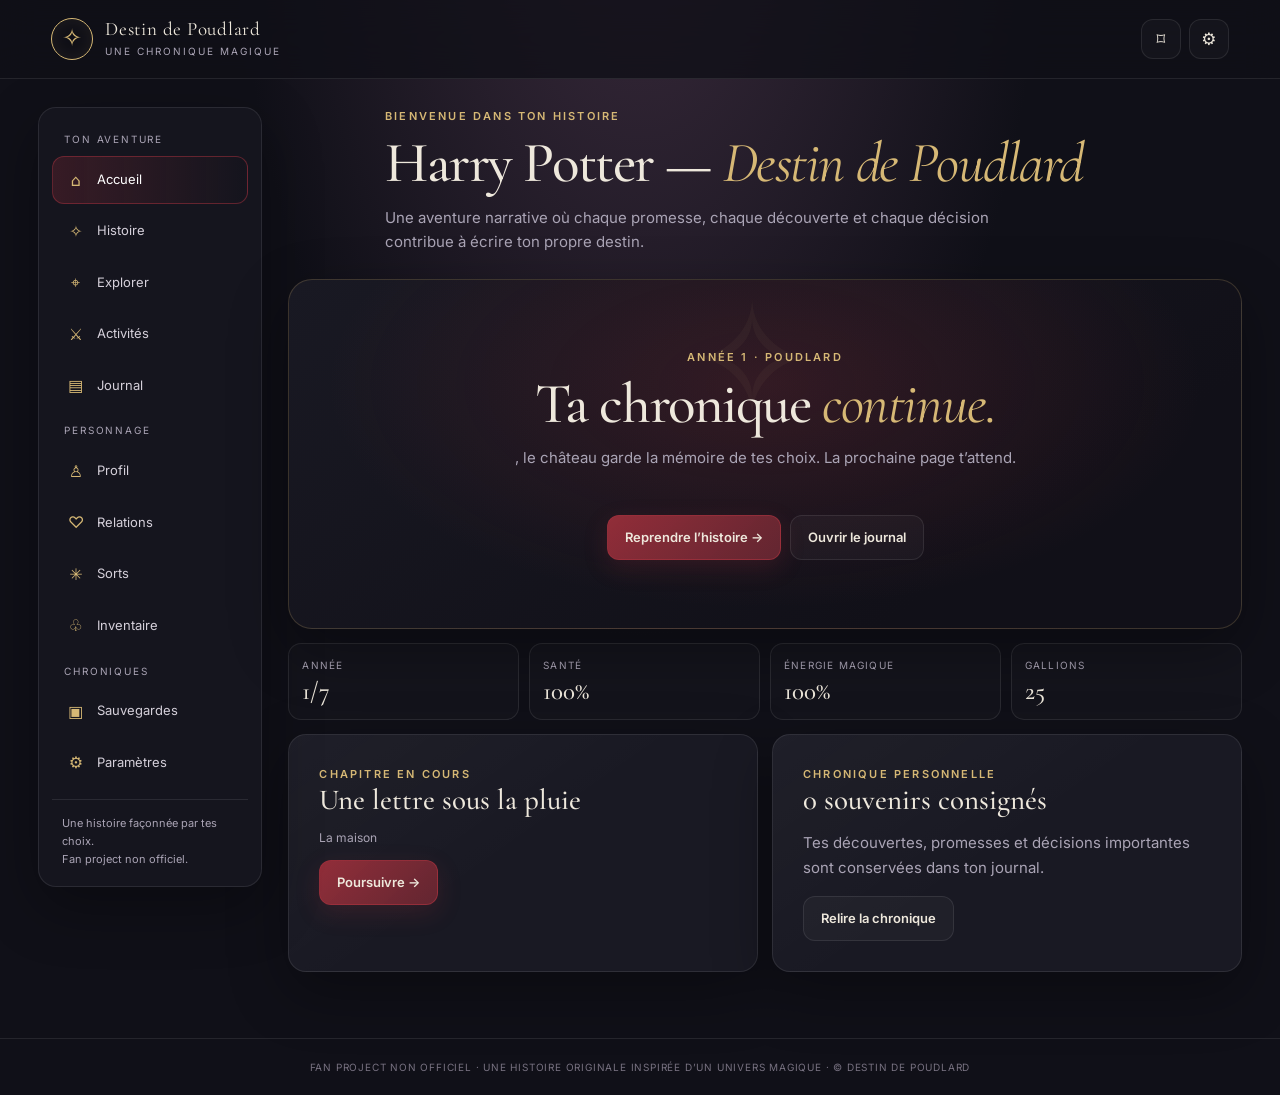
<file: index.html>
<!doctype html>
<html lang="fr">
<head>
<meta charset="utf-8"><meta name="viewport" content="width=device-width, initial-scale=1">
<meta name="theme-color" content="#111018"><meta name="description" content="Harry Potter — Destin de Poudlard, RPG narratif interactif non officiel.">
<title>Harry Potter — Destin de Poudlard</title><link rel="stylesheet" href="styles.css">
</head>
<body data-page="home"><div class="shell" id="app">
<header class="topbar"><div class="brand" onclick="navigate('home')" role="button" tabindex="0" aria-label="Retour à l’accueil"><div class="sigil">✧</div><div><div class="brand-name">Destin de Poudlard</div><div class="brand-sub">Une chronique magique</div></div></div><div class="top-actions"><button class="iconbtn" title="Sauvegarder" aria-label="Sauvegarder" onclick="manualSave()">⌑</button><button class="iconbtn" title="Paramètres" aria-label="Paramètres" onclick="navigate('settings')">⚙</button></div></header>
<div class="layout"><aside class="sidebar" id="sidebar"><div class="navlabel">Ton aventure</div><button class="navbtn" data-page="home" onclick="navigate('home')"><span class="ico">⌂</span>Accueil</button><button class="navbtn" data-page="story" onclick="navigate('story')"><span class="ico">✧</span>Histoire</button><button class="navbtn" data-page="map" onclick="navigate('map')"><span class="ico">⌖</span>Explorer</button><button class="navbtn" data-page="activities" onclick="navigate('activities')"><span class="ico">⚔</span>Activités</button><button class="navbtn" data-page="journal" onclick="navigate('journal')"><span class="ico">▤</span>Journal</button><div class="navlabel">Personnage</div><button class="navbtn" data-page="profile" onclick="navigate('profile')"><span class="ico">♙</span>Profil</button><button class="navbtn" data-page="relations" onclick="navigate('relations')"><span class="ico">♡</span>Relations</button><button class="navbtn" data-page="spells" onclick="navigate('spells')"><span class="ico">✳</span>Sorts</button><button class="navbtn" data-page="inventory" onclick="navigate('inventory')"><span class="ico">♧</span>Inventaire</button><div class="navlabel">Chroniques</div><button class="navbtn" data-page="saves" onclick="navigate('saves')"><span class="ico">▣</span>Sauvegardes</button><button class="navbtn" data-page="settings" onclick="navigate('settings')"><span class="ico">⚙</span>Paramètres</button><div class="side-bottom">Une histoire façonnée par tes choix.<br>Fan project non officiel.</div></aside><main class="main" id="main" aria-live="polite"></main></div>
<footer class="footer">FAN PROJECT NON OFFICIEL · UNE HISTOIRE ORIGINALE INSPIRÉE D’UN UNIVERS MAGIQUE · © DESTIN DE POUDLARD</footer></div><div id="toast" class="toast" role="status"></div><div id="modalroot"></div>
<script src="app.js" defer></script></body></html>
</file>
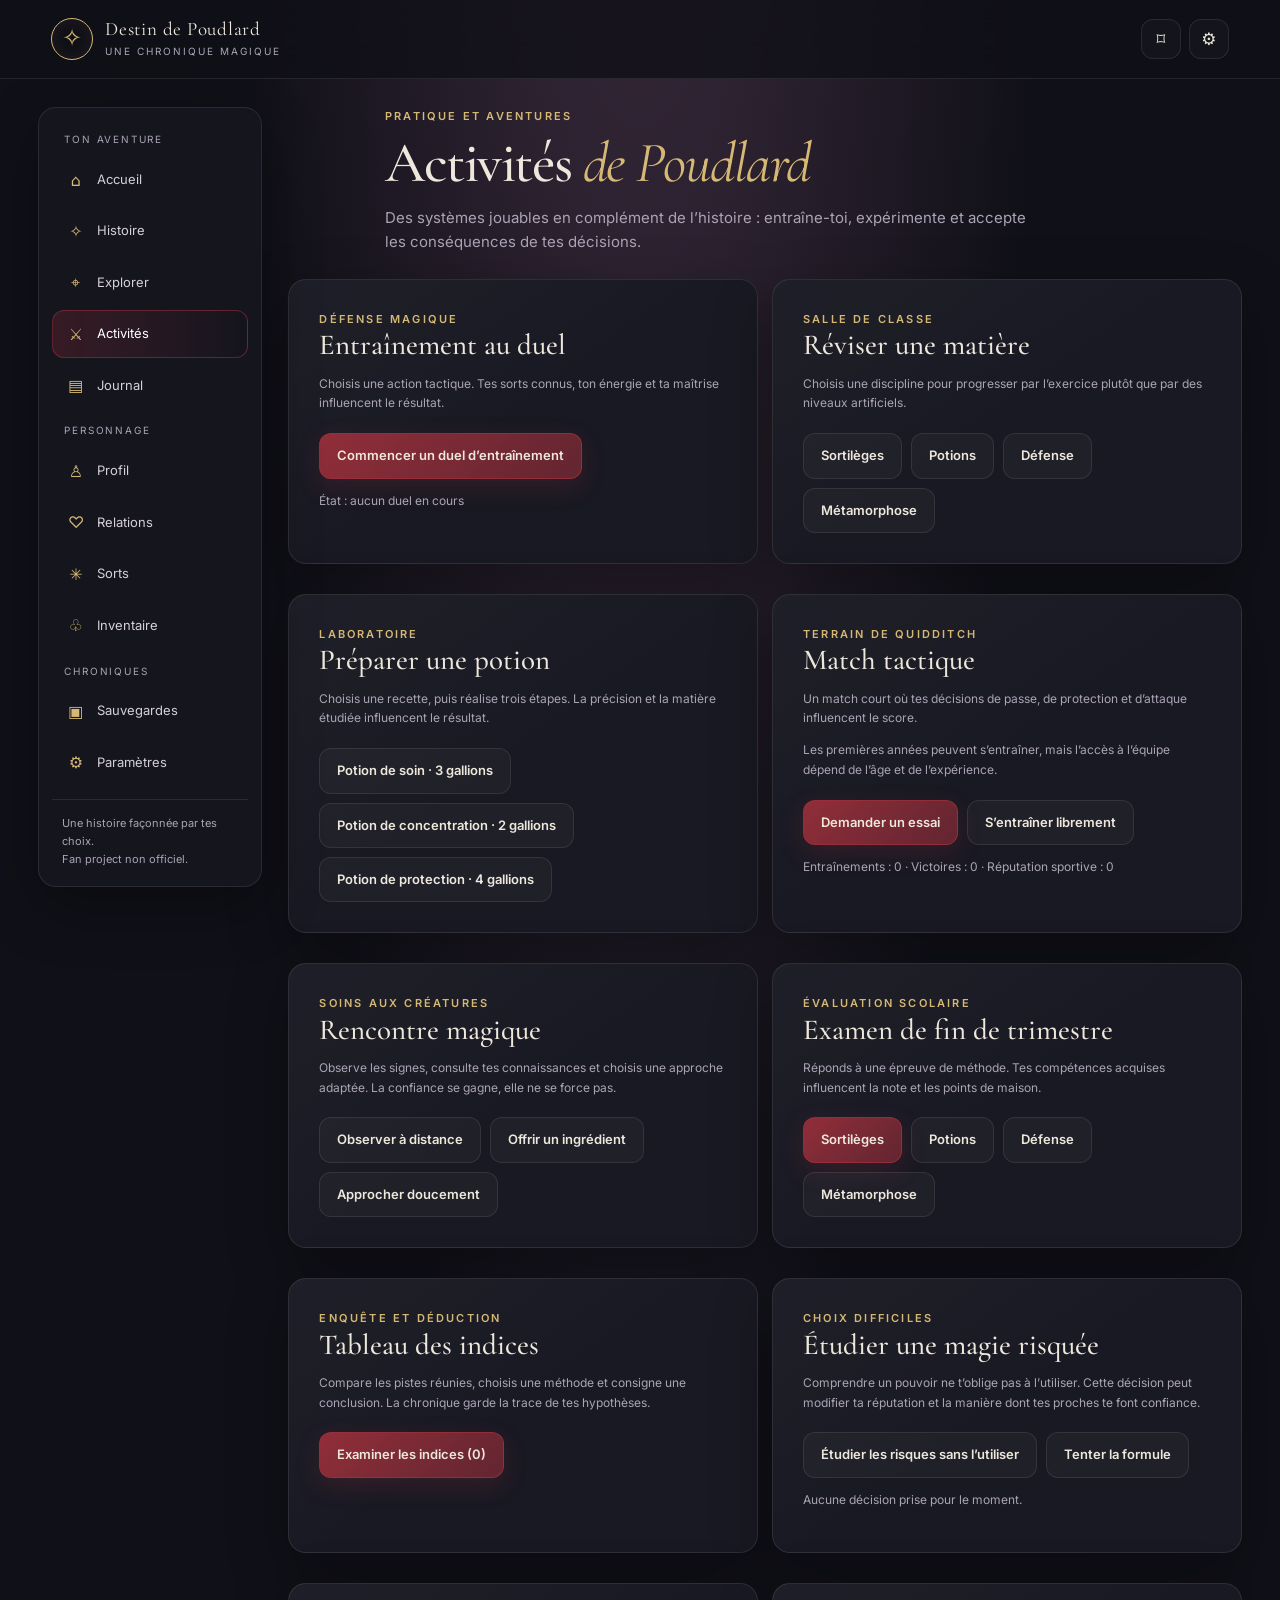
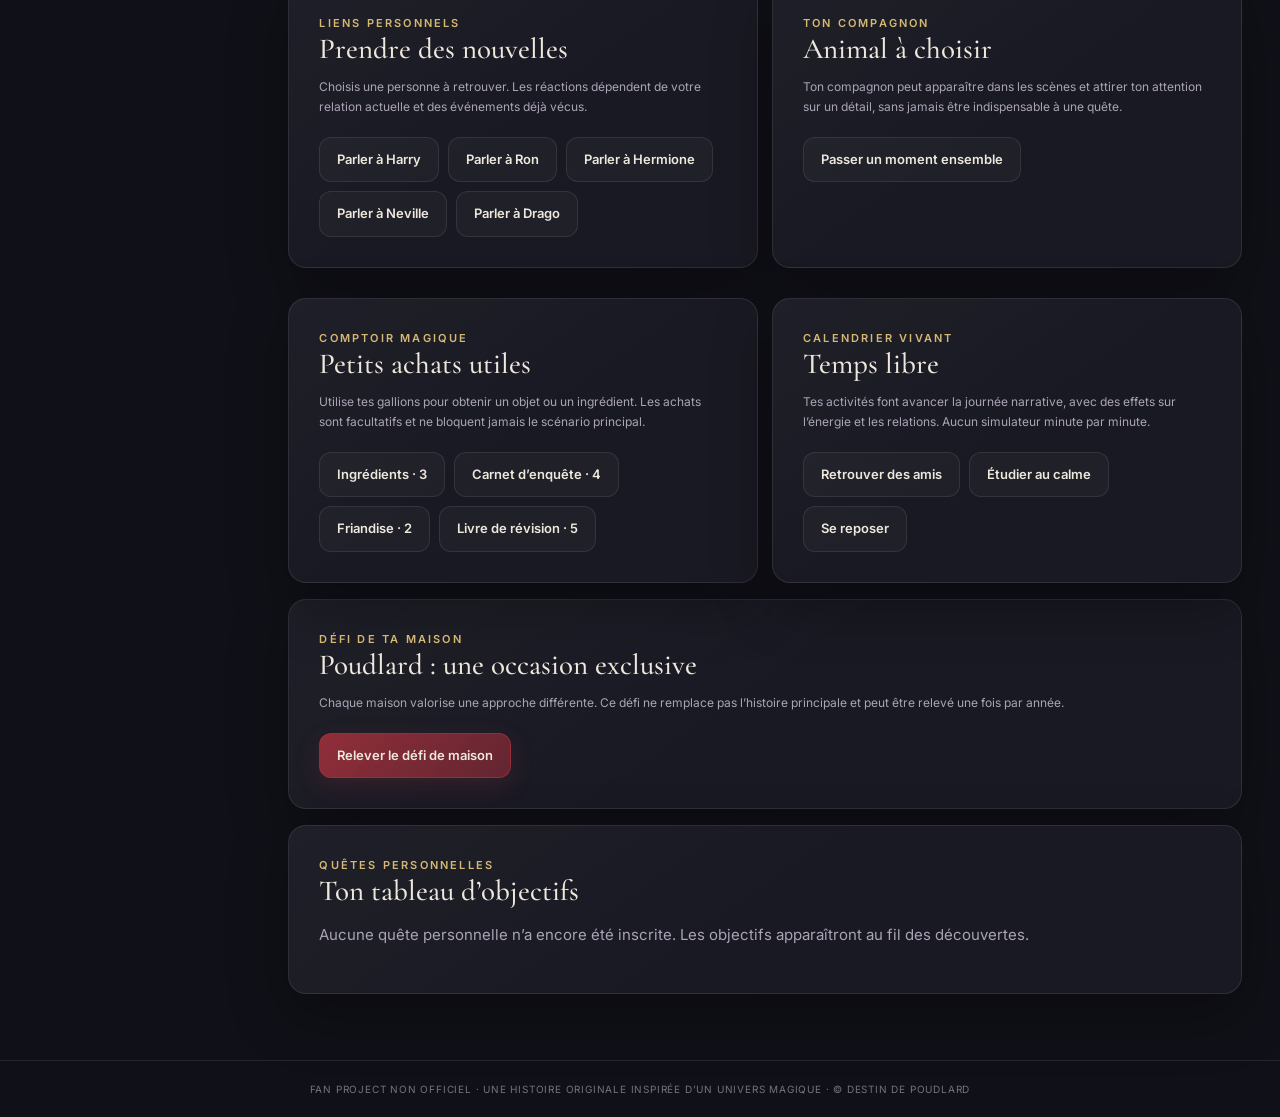
<file: activites.html>
<!doctype html>
<html lang="fr">
<head>
<meta charset="utf-8"><meta name="viewport" content="width=device-width, initial-scale=1">
<meta name="theme-color" content="#111018"><meta name="description" content="Harry Potter — Destin de Poudlard, RPG narratif interactif non officiel.">
<title>Activités — Destin de Poudlard</title><link rel="stylesheet" href="styles.css">
</head>
<body data-page="activities"><div class="shell" id="app">
<header class="topbar"><div class="brand" onclick="navigate('home')" role="button" tabindex="0" aria-label="Retour à l’accueil"><div class="sigil">✧</div><div><div class="brand-name">Destin de Poudlard</div><div class="brand-sub">Une chronique magique</div></div></div><div class="top-actions"><button class="iconbtn" title="Sauvegarder" aria-label="Sauvegarder" onclick="manualSave()">⌑</button><button class="iconbtn" title="Paramètres" aria-label="Paramètres" onclick="navigate('settings')">⚙</button></div></header>
<div class="layout"><aside class="sidebar" id="sidebar"><div class="navlabel">Ton aventure</div><button class="navbtn" data-page="home" onclick="navigate('home')"><span class="ico">⌂</span>Accueil</button><button class="navbtn" data-page="story" onclick="navigate('story')"><span class="ico">✧</span>Histoire</button><button class="navbtn" data-page="map" onclick="navigate('map')"><span class="ico">⌖</span>Explorer</button><button class="navbtn" data-page="activities" onclick="navigate('activities')"><span class="ico">⚔</span>Activités</button><button class="navbtn" data-page="journal" onclick="navigate('journal')"><span class="ico">▤</span>Journal</button><div class="navlabel">Personnage</div><button class="navbtn" data-page="profile" onclick="navigate('profile')"><span class="ico">♙</span>Profil</button><button class="navbtn" data-page="relations" onclick="navigate('relations')"><span class="ico">♡</span>Relations</button><button class="navbtn" data-page="spells" onclick="navigate('spells')"><span class="ico">✳</span>Sorts</button><button class="navbtn" data-page="inventory" onclick="navigate('inventory')"><span class="ico">♧</span>Inventaire</button><div class="navlabel">Chroniques</div><button class="navbtn" data-page="saves" onclick="navigate('saves')"><span class="ico">▣</span>Sauvegardes</button><button class="navbtn" data-page="settings" onclick="navigate('settings')"><span class="ico">⚙</span>Paramètres</button><div class="side-bottom">Une histoire façonnée par tes choix.<br>Fan project non officiel.</div></aside><main class="main" id="main" aria-live="polite"></main></div>
<footer class="footer">FAN PROJECT NON OFFICIEL · UNE HISTOIRE ORIGINALE INSPIRÉE D’UN UNIVERS MAGIQUE · © DESTIN DE POUDLARD</footer></div><div id="toast" class="toast" role="status"></div><div id="modalroot"></div>
<script src="app.js" defer></script></body></html>
</file>
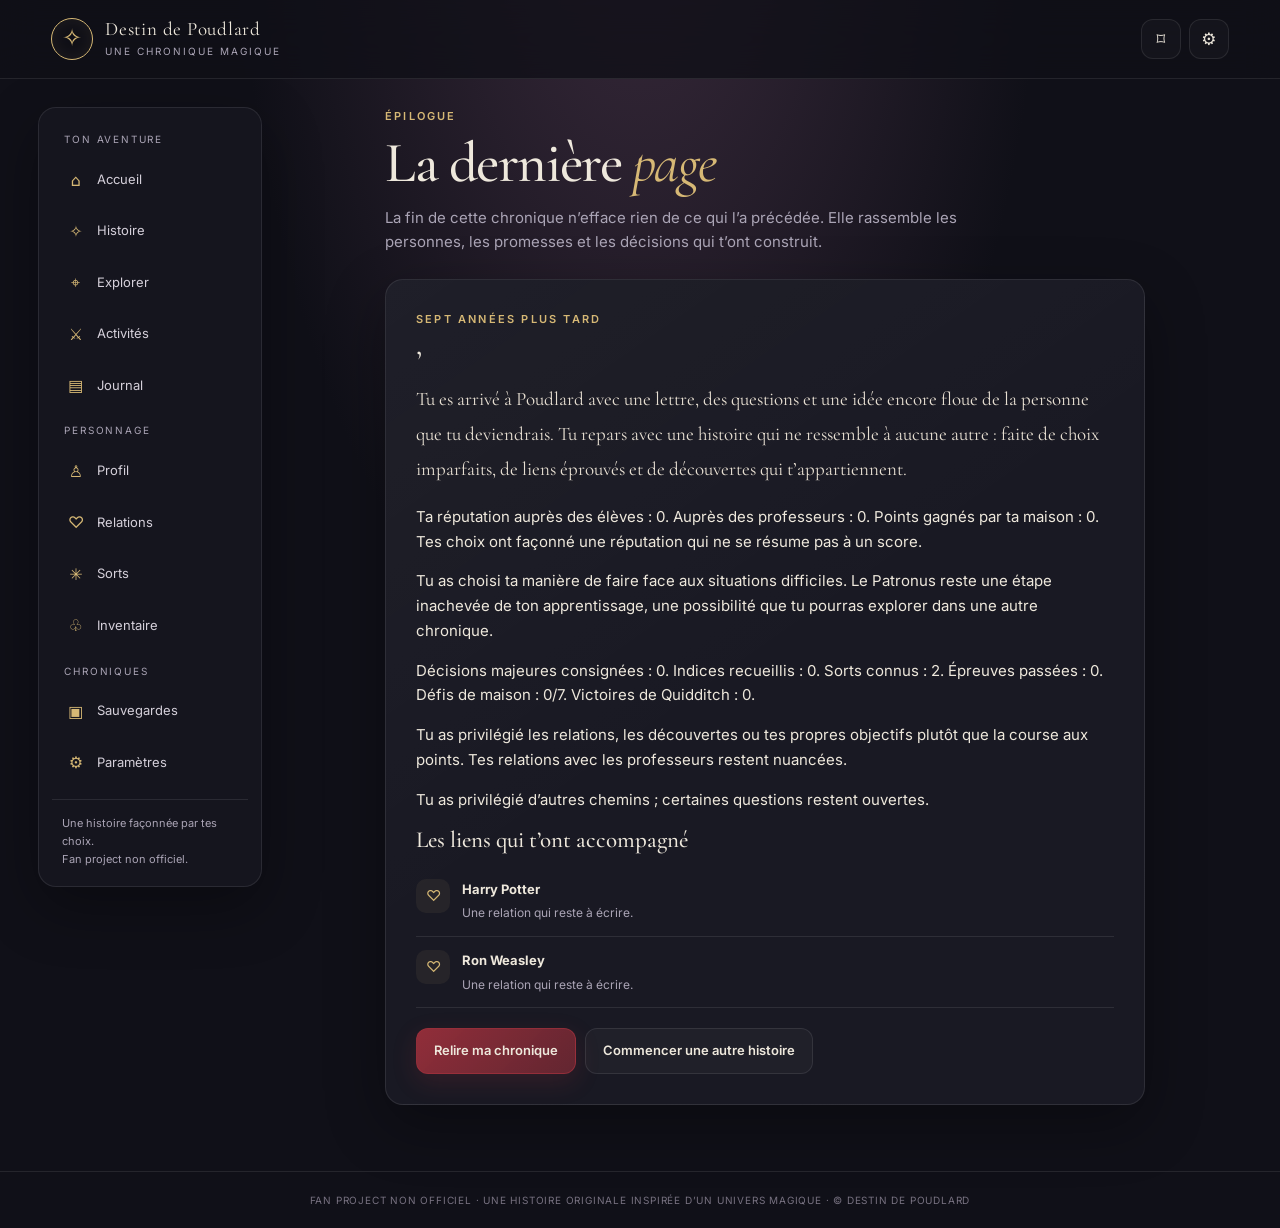
<file: epilogue.html>
<!doctype html>
<html lang="fr">
<head>
<meta charset="utf-8"><meta name="viewport" content="width=device-width, initial-scale=1">
<meta name="theme-color" content="#111018"><meta name="description" content="Harry Potter — Destin de Poudlard, RPG narratif interactif non officiel.">
<title>Épilogue — Destin de Poudlard</title><link rel="stylesheet" href="styles.css">
</head>
<body data-page="ending"><div class="shell" id="app">
<header class="topbar"><div class="brand" onclick="navigate('home')" role="button" tabindex="0" aria-label="Retour à l’accueil"><div class="sigil">✧</div><div><div class="brand-name">Destin de Poudlard</div><div class="brand-sub">Une chronique magique</div></div></div><div class="top-actions"><button class="iconbtn" title="Sauvegarder" aria-label="Sauvegarder" onclick="manualSave()">⌑</button><button class="iconbtn" title="Paramètres" aria-label="Paramètres" onclick="navigate('settings')">⚙</button></div></header>
<div class="layout"><aside class="sidebar" id="sidebar"><div class="navlabel">Ton aventure</div><button class="navbtn" data-page="home" onclick="navigate('home')"><span class="ico">⌂</span>Accueil</button><button class="navbtn" data-page="story" onclick="navigate('story')"><span class="ico">✧</span>Histoire</button><button class="navbtn" data-page="map" onclick="navigate('map')"><span class="ico">⌖</span>Explorer</button><button class="navbtn" data-page="activities" onclick="navigate('activities')"><span class="ico">⚔</span>Activités</button><button class="navbtn" data-page="journal" onclick="navigate('journal')"><span class="ico">▤</span>Journal</button><div class="navlabel">Personnage</div><button class="navbtn" data-page="profile" onclick="navigate('profile')"><span class="ico">♙</span>Profil</button><button class="navbtn" data-page="relations" onclick="navigate('relations')"><span class="ico">♡</span>Relations</button><button class="navbtn" data-page="spells" onclick="navigate('spells')"><span class="ico">✳</span>Sorts</button><button class="navbtn" data-page="inventory" onclick="navigate('inventory')"><span class="ico">♧</span>Inventaire</button><div class="navlabel">Chroniques</div><button class="navbtn" data-page="saves" onclick="navigate('saves')"><span class="ico">▣</span>Sauvegardes</button><button class="navbtn" data-page="settings" onclick="navigate('settings')"><span class="ico">⚙</span>Paramètres</button><div class="side-bottom">Une histoire façonnée par tes choix.<br>Fan project non officiel.</div></aside><main class="main" id="main" aria-live="polite"></main></div>
<footer class="footer">FAN PROJECT NON OFFICIEL · UNE HISTOIRE ORIGINALE INSPIRÉE D’UN UNIVERS MAGIQUE · © DESTIN DE POUDLARD</footer></div><div id="toast" class="toast" role="status"></div><div id="modalroot"></div>
<script src="app.js" defer></script></body></html>
</file>
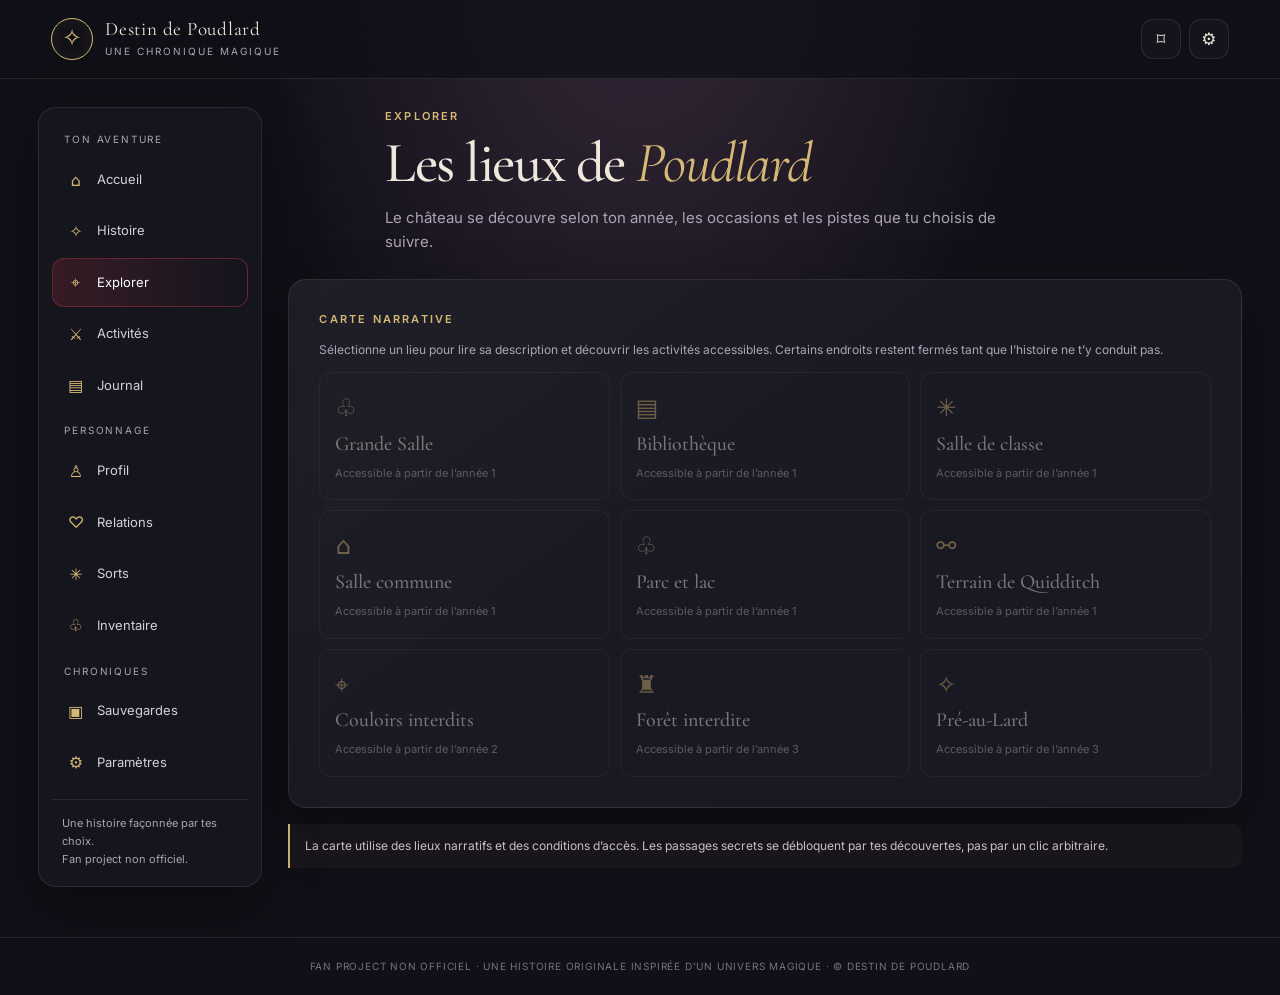
<file: exploration.html>
<!doctype html>
<html lang="fr">
<head>
<meta charset="utf-8"><meta name="viewport" content="width=device-width, initial-scale=1">
<meta name="theme-color" content="#111018"><meta name="description" content="Harry Potter — Destin de Poudlard, RPG narratif interactif non officiel.">
<title>Exploration — Destin de Poudlard</title><link rel="stylesheet" href="styles.css">
</head>
<body data-page="map"><div class="shell" id="app">
<header class="topbar"><div class="brand" onclick="navigate('home')" role="button" tabindex="0" aria-label="Retour à l’accueil"><div class="sigil">✧</div><div><div class="brand-name">Destin de Poudlard</div><div class="brand-sub">Une chronique magique</div></div></div><div class="top-actions"><button class="iconbtn" title="Sauvegarder" aria-label="Sauvegarder" onclick="manualSave()">⌑</button><button class="iconbtn" title="Paramètres" aria-label="Paramètres" onclick="navigate('settings')">⚙</button></div></header>
<div class="layout"><aside class="sidebar" id="sidebar"><div class="navlabel">Ton aventure</div><button class="navbtn" data-page="home" onclick="navigate('home')"><span class="ico">⌂</span>Accueil</button><button class="navbtn" data-page="story" onclick="navigate('story')"><span class="ico">✧</span>Histoire</button><button class="navbtn" data-page="map" onclick="navigate('map')"><span class="ico">⌖</span>Explorer</button><button class="navbtn" data-page="activities" onclick="navigate('activities')"><span class="ico">⚔</span>Activités</button><button class="navbtn" data-page="journal" onclick="navigate('journal')"><span class="ico">▤</span>Journal</button><div class="navlabel">Personnage</div><button class="navbtn" data-page="profile" onclick="navigate('profile')"><span class="ico">♙</span>Profil</button><button class="navbtn" data-page="relations" onclick="navigate('relations')"><span class="ico">♡</span>Relations</button><button class="navbtn" data-page="spells" onclick="navigate('spells')"><span class="ico">✳</span>Sorts</button><button class="navbtn" data-page="inventory" onclick="navigate('inventory')"><span class="ico">♧</span>Inventaire</button><div class="navlabel">Chroniques</div><button class="navbtn" data-page="saves" onclick="navigate('saves')"><span class="ico">▣</span>Sauvegardes</button><button class="navbtn" data-page="settings" onclick="navigate('settings')"><span class="ico">⚙</span>Paramètres</button><div class="side-bottom">Une histoire façonnée par tes choix.<br>Fan project non officiel.</div></aside><main class="main" id="main" aria-live="polite"></main></div>
<footer class="footer">FAN PROJECT NON OFFICIEL · UNE HISTOIRE ORIGINALE INSPIRÉE D’UN UNIVERS MAGIQUE · © DESTIN DE POUDLARD</footer></div><div id="toast" class="toast" role="status"></div><div id="modalroot"></div>
<script src="app.js" defer></script></body></html>
</file>
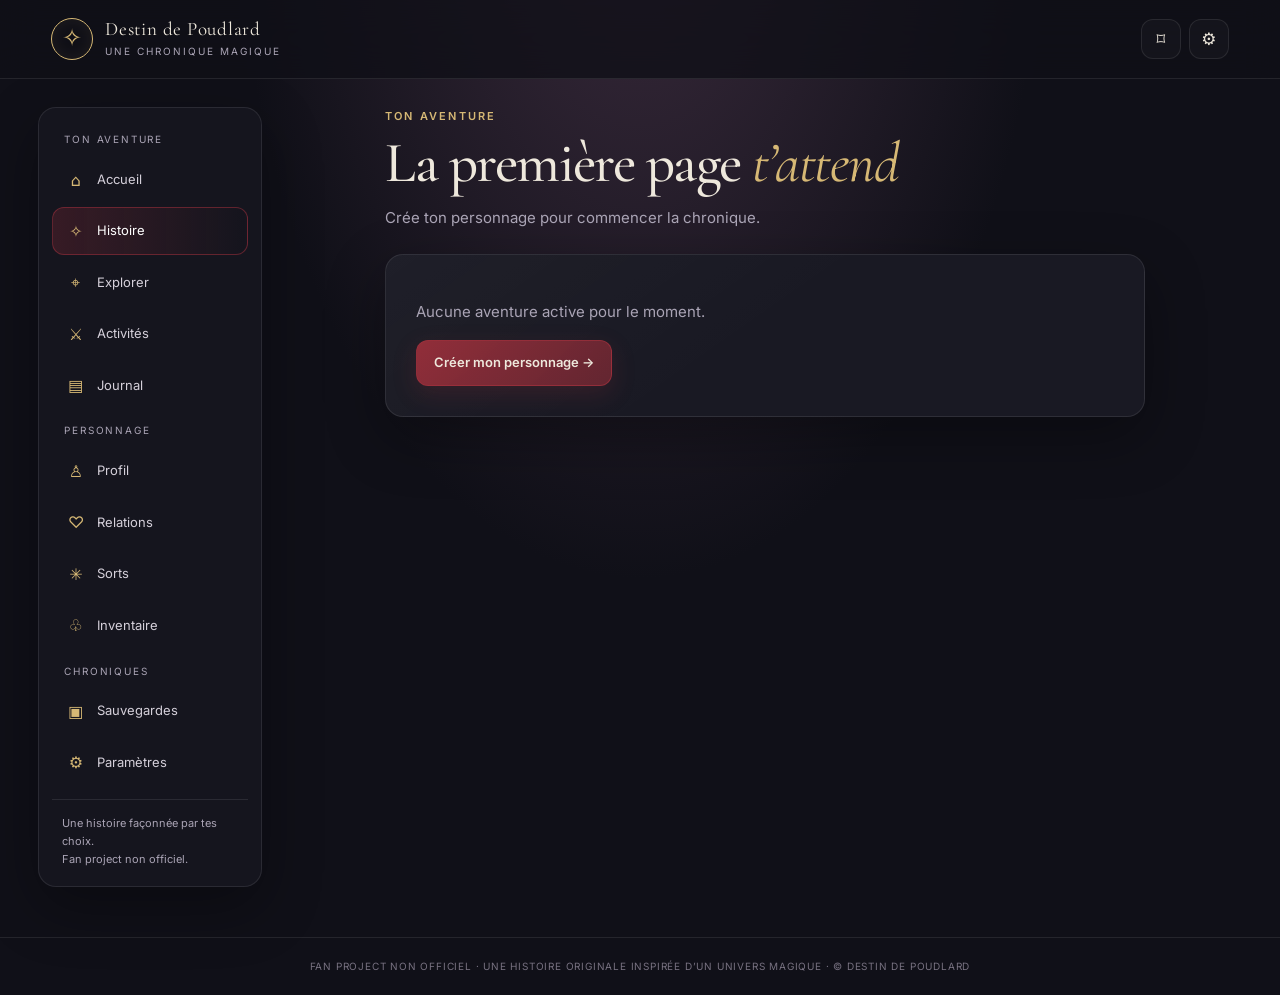
<file: histoire.html>
<!doctype html>
<html lang="fr">
<head>
<meta charset="utf-8"><meta name="viewport" content="width=device-width, initial-scale=1">
<meta name="theme-color" content="#111018"><meta name="description" content="Harry Potter — Destin de Poudlard, RPG narratif interactif non officiel.">
<title>Histoire — Destin de Poudlard</title><link rel="stylesheet" href="styles.css">
</head>
<body data-page="story"><div class="shell" id="app">
<header class="topbar"><div class="brand" onclick="navigate('home')" role="button" tabindex="0" aria-label="Retour à l’accueil"><div class="sigil">✧</div><div><div class="brand-name">Destin de Poudlard</div><div class="brand-sub">Une chronique magique</div></div></div><div class="top-actions"><button class="iconbtn" title="Sauvegarder" aria-label="Sauvegarder" onclick="manualSave()">⌑</button><button class="iconbtn" title="Paramètres" aria-label="Paramètres" onclick="navigate('settings')">⚙</button></div></header>
<div class="layout"><aside class="sidebar" id="sidebar"><div class="navlabel">Ton aventure</div><button class="navbtn" data-page="home" onclick="navigate('home')"><span class="ico">⌂</span>Accueil</button><button class="navbtn" data-page="story" onclick="navigate('story')"><span class="ico">✧</span>Histoire</button><button class="navbtn" data-page="map" onclick="navigate('map')"><span class="ico">⌖</span>Explorer</button><button class="navbtn" data-page="activities" onclick="navigate('activities')"><span class="ico">⚔</span>Activités</button><button class="navbtn" data-page="journal" onclick="navigate('journal')"><span class="ico">▤</span>Journal</button><div class="navlabel">Personnage</div><button class="navbtn" data-page="profile" onclick="navigate('profile')"><span class="ico">♙</span>Profil</button><button class="navbtn" data-page="relations" onclick="navigate('relations')"><span class="ico">♡</span>Relations</button><button class="navbtn" data-page="spells" onclick="navigate('spells')"><span class="ico">✳</span>Sorts</button><button class="navbtn" data-page="inventory" onclick="navigate('inventory')"><span class="ico">♧</span>Inventaire</button><div class="navlabel">Chroniques</div><button class="navbtn" data-page="saves" onclick="navigate('saves')"><span class="ico">▣</span>Sauvegardes</button><button class="navbtn" data-page="settings" onclick="navigate('settings')"><span class="ico">⚙</span>Paramètres</button><div class="side-bottom">Une histoire façonnée par tes choix.<br>Fan project non officiel.</div></aside><main class="main" id="main" aria-live="polite"></main></div>
<footer class="footer">FAN PROJECT NON OFFICIEL · UNE HISTOIRE ORIGINALE INSPIRÉE D’UN UNIVERS MAGIQUE · © DESTIN DE POUDLARD</footer></div><div id="toast" class="toast" role="status"></div><div id="modalroot"></div>
<script src="app.js" defer></script></body></html>
</file>
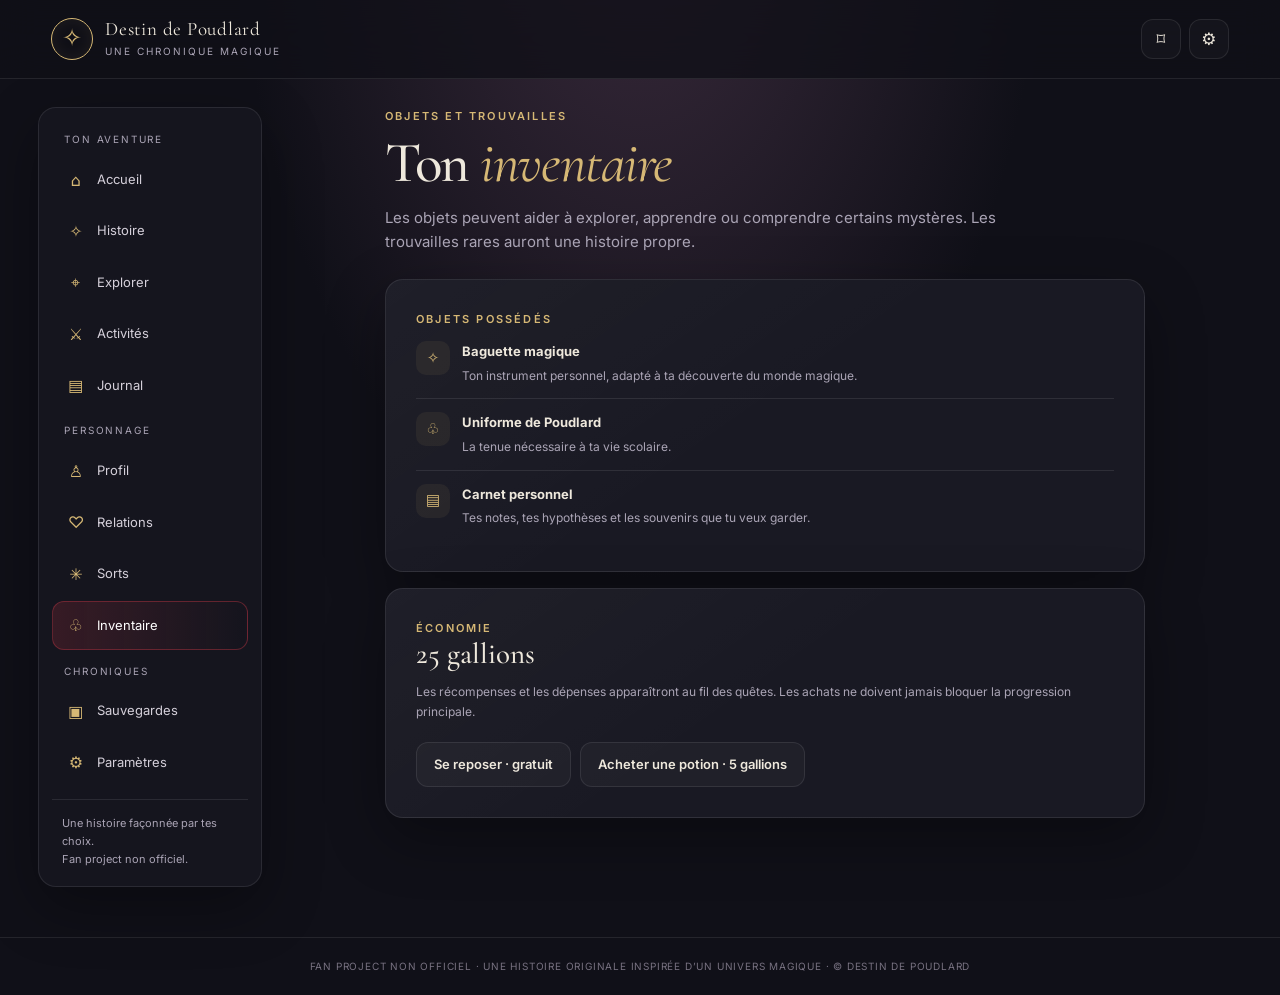
<file: inventaire.html>
<!doctype html>
<html lang="fr">
<head>
<meta charset="utf-8"><meta name="viewport" content="width=device-width, initial-scale=1">
<meta name="theme-color" content="#111018"><meta name="description" content="Harry Potter — Destin de Poudlard, RPG narratif interactif non officiel.">
<title>Inventaire — Destin de Poudlard</title><link rel="stylesheet" href="styles.css">
</head>
<body data-page="inventory"><div class="shell" id="app">
<header class="topbar"><div class="brand" onclick="navigate('home')" role="button" tabindex="0" aria-label="Retour à l’accueil"><div class="sigil">✧</div><div><div class="brand-name">Destin de Poudlard</div><div class="brand-sub">Une chronique magique</div></div></div><div class="top-actions"><button class="iconbtn" title="Sauvegarder" aria-label="Sauvegarder" onclick="manualSave()">⌑</button><button class="iconbtn" title="Paramètres" aria-label="Paramètres" onclick="navigate('settings')">⚙</button></div></header>
<div class="layout"><aside class="sidebar" id="sidebar"><div class="navlabel">Ton aventure</div><button class="navbtn" data-page="home" onclick="navigate('home')"><span class="ico">⌂</span>Accueil</button><button class="navbtn" data-page="story" onclick="navigate('story')"><span class="ico">✧</span>Histoire</button><button class="navbtn" data-page="map" onclick="navigate('map')"><span class="ico">⌖</span>Explorer</button><button class="navbtn" data-page="activities" onclick="navigate('activities')"><span class="ico">⚔</span>Activités</button><button class="navbtn" data-page="journal" onclick="navigate('journal')"><span class="ico">▤</span>Journal</button><div class="navlabel">Personnage</div><button class="navbtn" data-page="profile" onclick="navigate('profile')"><span class="ico">♙</span>Profil</button><button class="navbtn" data-page="relations" onclick="navigate('relations')"><span class="ico">♡</span>Relations</button><button class="navbtn" data-page="spells" onclick="navigate('spells')"><span class="ico">✳</span>Sorts</button><button class="navbtn" data-page="inventory" onclick="navigate('inventory')"><span class="ico">♧</span>Inventaire</button><div class="navlabel">Chroniques</div><button class="navbtn" data-page="saves" onclick="navigate('saves')"><span class="ico">▣</span>Sauvegardes</button><button class="navbtn" data-page="settings" onclick="navigate('settings')"><span class="ico">⚙</span>Paramètres</button><div class="side-bottom">Une histoire façonnée par tes choix.<br>Fan project non officiel.</div></aside><main class="main" id="main" aria-live="polite"></main></div>
<footer class="footer">FAN PROJECT NON OFFICIEL · UNE HISTOIRE ORIGINALE INSPIRÉE D’UN UNIVERS MAGIQUE · © DESTIN DE POUDLARD</footer></div><div id="toast" class="toast" role="status"></div><div id="modalroot"></div>
<script src="app.js" defer></script></body></html>
</file>
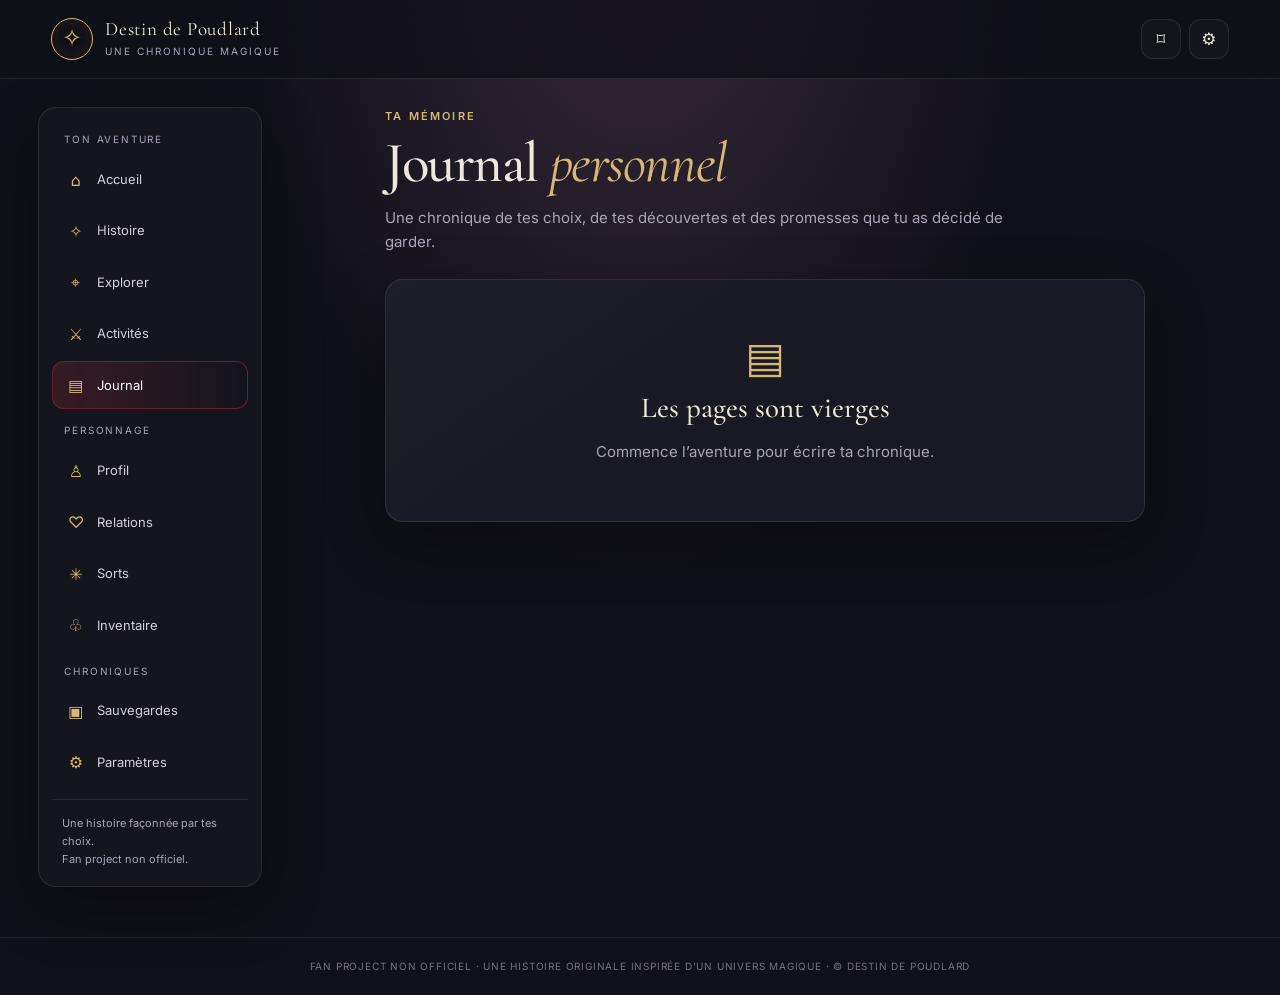
<file: journal.html>
<!doctype html>
<html lang="fr">
<head>
<meta charset="utf-8"><meta name="viewport" content="width=device-width, initial-scale=1">
<meta name="theme-color" content="#111018"><meta name="description" content="Harry Potter — Destin de Poudlard, RPG narratif interactif non officiel.">
<title>Journal — Destin de Poudlard</title><link rel="stylesheet" href="styles.css">
</head>
<body data-page="journal"><div class="shell" id="app">
<header class="topbar"><div class="brand" onclick="navigate('home')" role="button" tabindex="0" aria-label="Retour à l’accueil"><div class="sigil">✧</div><div><div class="brand-name">Destin de Poudlard</div><div class="brand-sub">Une chronique magique</div></div></div><div class="top-actions"><button class="iconbtn" title="Sauvegarder" aria-label="Sauvegarder" onclick="manualSave()">⌑</button><button class="iconbtn" title="Paramètres" aria-label="Paramètres" onclick="navigate('settings')">⚙</button></div></header>
<div class="layout"><aside class="sidebar" id="sidebar"><div class="navlabel">Ton aventure</div><button class="navbtn" data-page="home" onclick="navigate('home')"><span class="ico">⌂</span>Accueil</button><button class="navbtn" data-page="story" onclick="navigate('story')"><span class="ico">✧</span>Histoire</button><button class="navbtn" data-page="map" onclick="navigate('map')"><span class="ico">⌖</span>Explorer</button><button class="navbtn" data-page="activities" onclick="navigate('activities')"><span class="ico">⚔</span>Activités</button><button class="navbtn" data-page="journal" onclick="navigate('journal')"><span class="ico">▤</span>Journal</button><div class="navlabel">Personnage</div><button class="navbtn" data-page="profile" onclick="navigate('profile')"><span class="ico">♙</span>Profil</button><button class="navbtn" data-page="relations" onclick="navigate('relations')"><span class="ico">♡</span>Relations</button><button class="navbtn" data-page="spells" onclick="navigate('spells')"><span class="ico">✳</span>Sorts</button><button class="navbtn" data-page="inventory" onclick="navigate('inventory')"><span class="ico">♧</span>Inventaire</button><div class="navlabel">Chroniques</div><button class="navbtn" data-page="saves" onclick="navigate('saves')"><span class="ico">▣</span>Sauvegardes</button><button class="navbtn" data-page="settings" onclick="navigate('settings')"><span class="ico">⚙</span>Paramètres</button><div class="side-bottom">Une histoire façonnée par tes choix.<br>Fan project non officiel.</div></aside><main class="main" id="main" aria-live="polite"></main></div>
<footer class="footer">FAN PROJECT NON OFFICIEL · UNE HISTOIRE ORIGINALE INSPIRÉE D’UN UNIVERS MAGIQUE · © DESTIN DE POUDLARD</footer></div><div id="toast" class="toast" role="status"></div><div id="modalroot"></div>
<script src="app.js" defer></script></body></html>
</file>
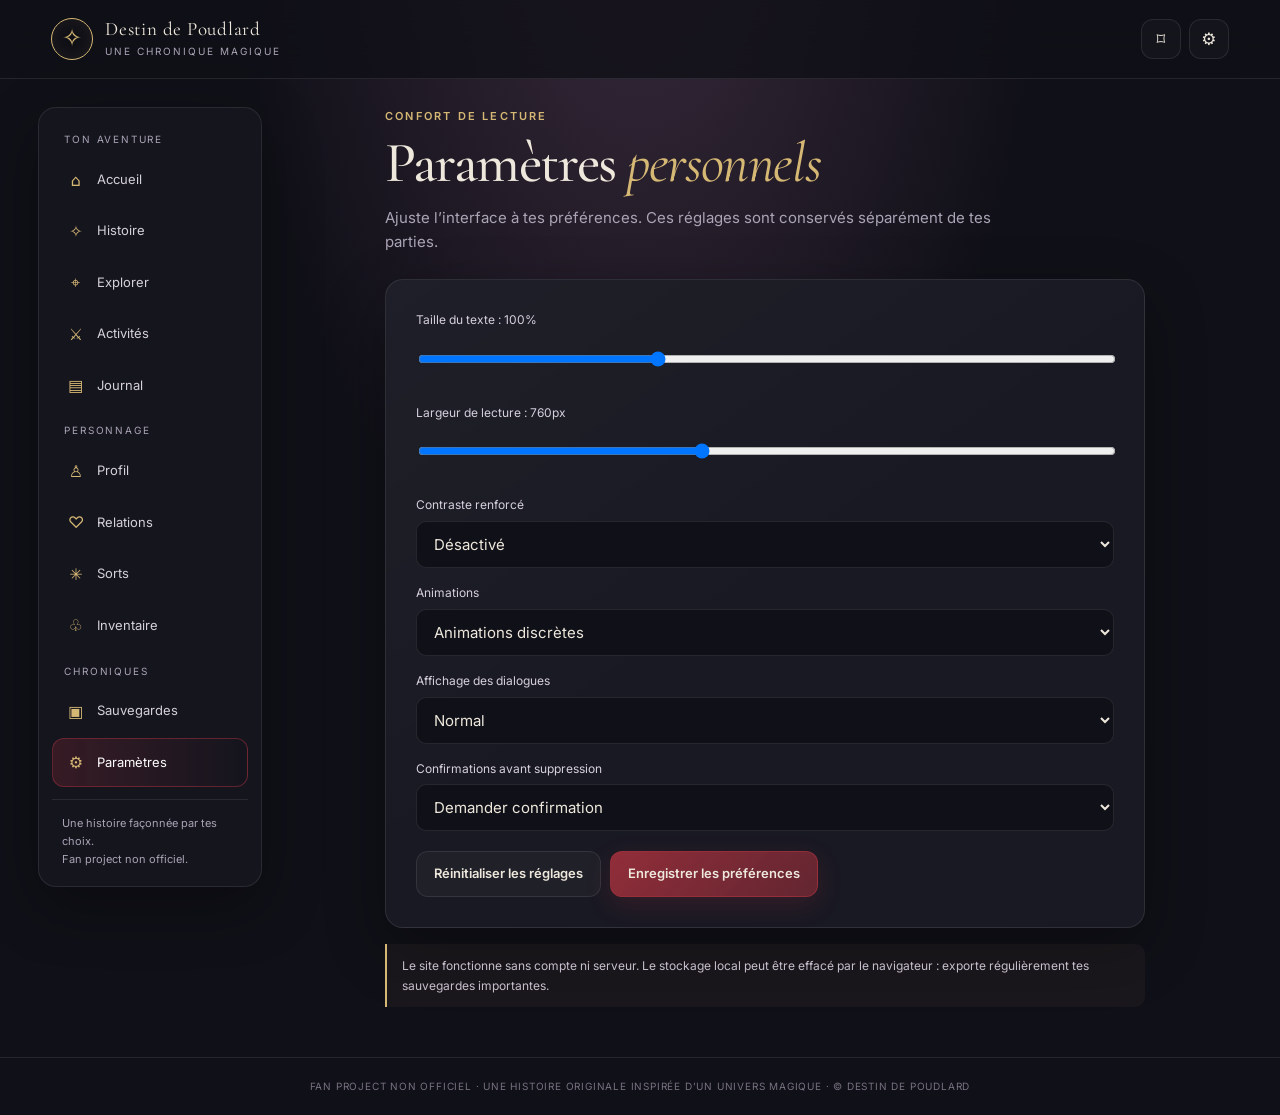
<file: parametres.html>
<!doctype html>
<html lang="fr">
<head>
<meta charset="utf-8"><meta name="viewport" content="width=device-width, initial-scale=1">
<meta name="theme-color" content="#111018"><meta name="description" content="Harry Potter — Destin de Poudlard, RPG narratif interactif non officiel.">
<title>Paramètres — Destin de Poudlard</title><link rel="stylesheet" href="styles.css">
</head>
<body data-page="settings"><div class="shell" id="app">
<header class="topbar"><div class="brand" onclick="navigate('home')" role="button" tabindex="0" aria-label="Retour à l’accueil"><div class="sigil">✧</div><div><div class="brand-name">Destin de Poudlard</div><div class="brand-sub">Une chronique magique</div></div></div><div class="top-actions"><button class="iconbtn" title="Sauvegarder" aria-label="Sauvegarder" onclick="manualSave()">⌑</button><button class="iconbtn" title="Paramètres" aria-label="Paramètres" onclick="navigate('settings')">⚙</button></div></header>
<div class="layout"><aside class="sidebar" id="sidebar"><div class="navlabel">Ton aventure</div><button class="navbtn" data-page="home" onclick="navigate('home')"><span class="ico">⌂</span>Accueil</button><button class="navbtn" data-page="story" onclick="navigate('story')"><span class="ico">✧</span>Histoire</button><button class="navbtn" data-page="map" onclick="navigate('map')"><span class="ico">⌖</span>Explorer</button><button class="navbtn" data-page="activities" onclick="navigate('activities')"><span class="ico">⚔</span>Activités</button><button class="navbtn" data-page="journal" onclick="navigate('journal')"><span class="ico">▤</span>Journal</button><div class="navlabel">Personnage</div><button class="navbtn" data-page="profile" onclick="navigate('profile')"><span class="ico">♙</span>Profil</button><button class="navbtn" data-page="relations" onclick="navigate('relations')"><span class="ico">♡</span>Relations</button><button class="navbtn" data-page="spells" onclick="navigate('spells')"><span class="ico">✳</span>Sorts</button><button class="navbtn" data-page="inventory" onclick="navigate('inventory')"><span class="ico">♧</span>Inventaire</button><div class="navlabel">Chroniques</div><button class="navbtn" data-page="saves" onclick="navigate('saves')"><span class="ico">▣</span>Sauvegardes</button><button class="navbtn" data-page="settings" onclick="navigate('settings')"><span class="ico">⚙</span>Paramètres</button><div class="side-bottom">Une histoire façonnée par tes choix.<br>Fan project non officiel.</div></aside><main class="main" id="main" aria-live="polite"></main></div>
<footer class="footer">FAN PROJECT NON OFFICIEL · UNE HISTOIRE ORIGINALE INSPIRÉE D’UN UNIVERS MAGIQUE · © DESTIN DE POUDLARD</footer></div><div id="toast" class="toast" role="status"></div><div id="modalroot"></div>
<script src="app.js" defer></script></body></html>
</file>
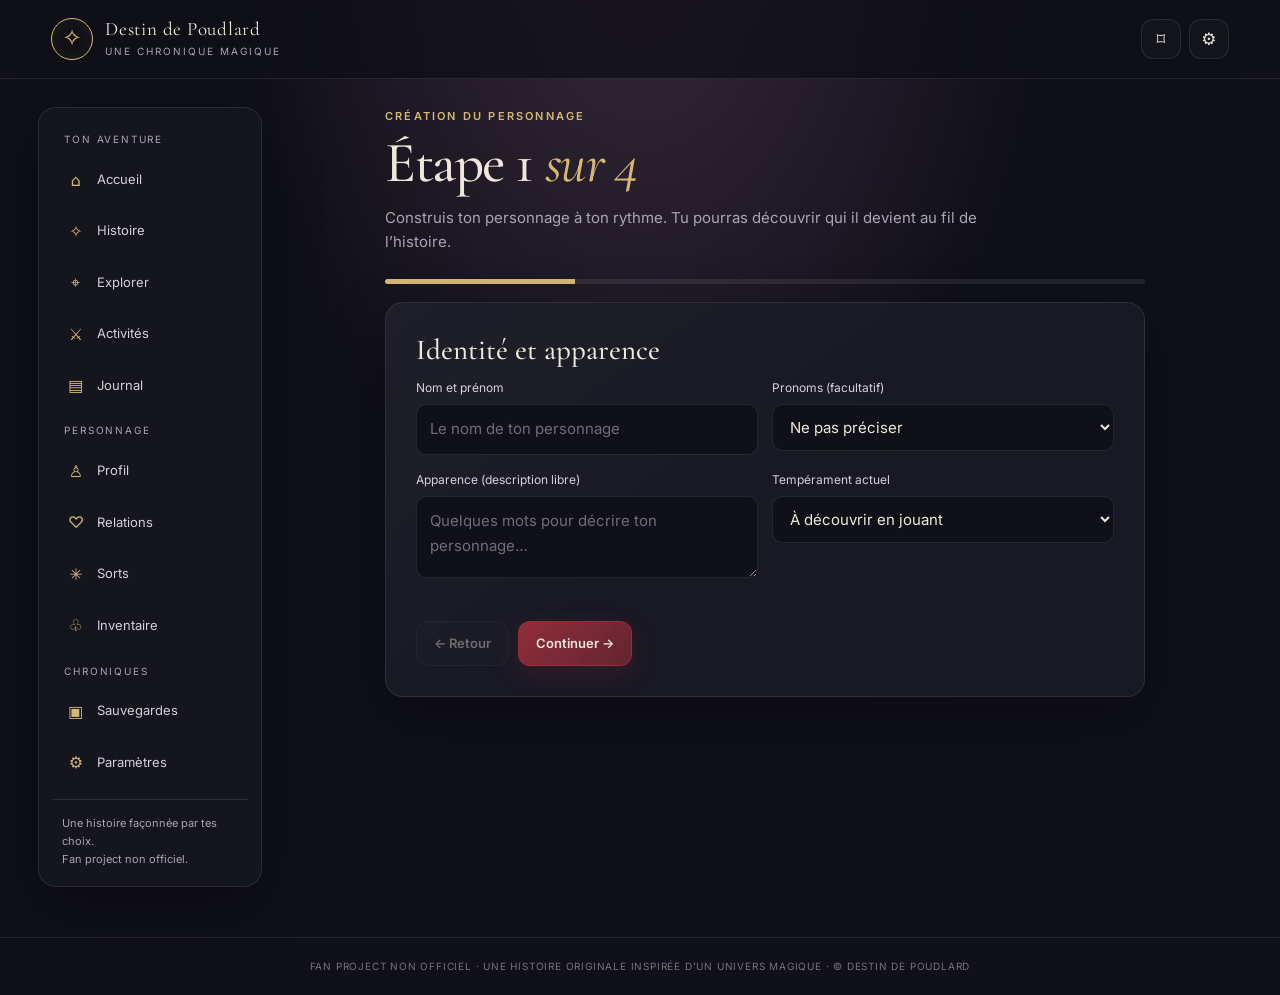
<file: personnage.html>
<!doctype html>
<html lang="fr">
<head>
<meta charset="utf-8"><meta name="viewport" content="width=device-width, initial-scale=1">
<meta name="theme-color" content="#111018"><meta name="description" content="Harry Potter — Destin de Poudlard, RPG narratif interactif non officiel.">
<title>Création du personnage — Destin de Poudlard</title><link rel="stylesheet" href="styles.css">
</head>
<body data-page="create"><div class="shell" id="app">
<header class="topbar"><div class="brand" onclick="navigate('home')" role="button" tabindex="0" aria-label="Retour à l’accueil"><div class="sigil">✧</div><div><div class="brand-name">Destin de Poudlard</div><div class="brand-sub">Une chronique magique</div></div></div><div class="top-actions"><button class="iconbtn" title="Sauvegarder" aria-label="Sauvegarder" onclick="manualSave()">⌑</button><button class="iconbtn" title="Paramètres" aria-label="Paramètres" onclick="navigate('settings')">⚙</button></div></header>
<div class="layout"><aside class="sidebar" id="sidebar"><div class="navlabel">Ton aventure</div><button class="navbtn" data-page="home" onclick="navigate('home')"><span class="ico">⌂</span>Accueil</button><button class="navbtn" data-page="story" onclick="navigate('story')"><span class="ico">✧</span>Histoire</button><button class="navbtn" data-page="map" onclick="navigate('map')"><span class="ico">⌖</span>Explorer</button><button class="navbtn" data-page="activities" onclick="navigate('activities')"><span class="ico">⚔</span>Activités</button><button class="navbtn" data-page="journal" onclick="navigate('journal')"><span class="ico">▤</span>Journal</button><div class="navlabel">Personnage</div><button class="navbtn" data-page="profile" onclick="navigate('profile')"><span class="ico">♙</span>Profil</button><button class="navbtn" data-page="relations" onclick="navigate('relations')"><span class="ico">♡</span>Relations</button><button class="navbtn" data-page="spells" onclick="navigate('spells')"><span class="ico">✳</span>Sorts</button><button class="navbtn" data-page="inventory" onclick="navigate('inventory')"><span class="ico">♧</span>Inventaire</button><div class="navlabel">Chroniques</div><button class="navbtn" data-page="saves" onclick="navigate('saves')"><span class="ico">▣</span>Sauvegardes</button><button class="navbtn" data-page="settings" onclick="navigate('settings')"><span class="ico">⚙</span>Paramètres</button><div class="side-bottom">Une histoire façonnée par tes choix.<br>Fan project non officiel.</div></aside><main class="main" id="main" aria-live="polite"></main></div>
<footer class="footer">FAN PROJECT NON OFFICIEL · UNE HISTOIRE ORIGINALE INSPIRÉE D’UN UNIVERS MAGIQUE · © DESTIN DE POUDLARD</footer></div><div id="toast" class="toast" role="status"></div><div id="modalroot"></div>
<script src="app.js" defer></script></body></html>
</file>
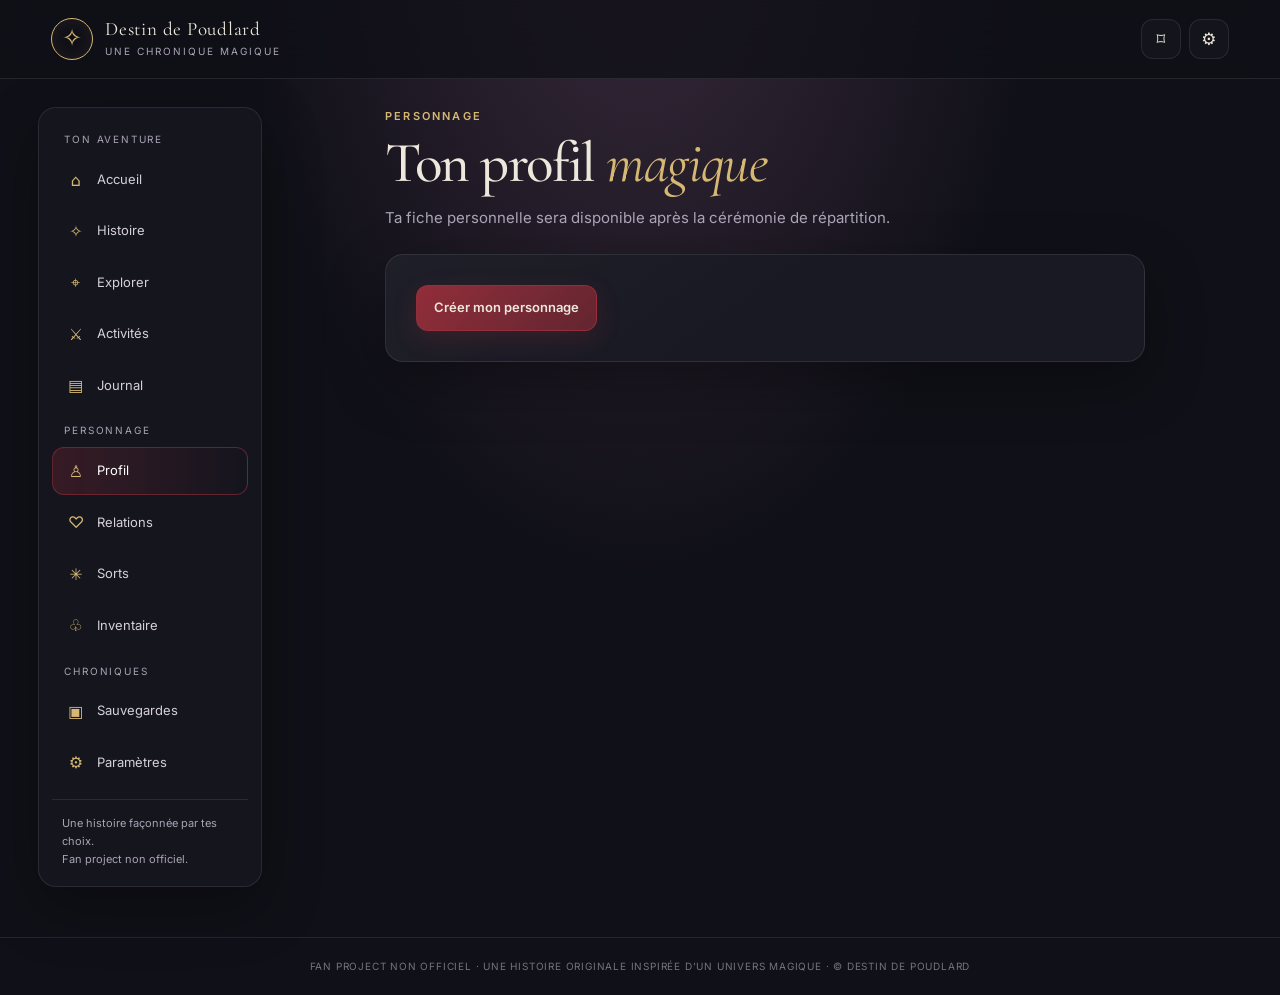
<file: profil.html>
<!doctype html>
<html lang="fr">
<head>
<meta charset="utf-8"><meta name="viewport" content="width=device-width, initial-scale=1">
<meta name="theme-color" content="#111018"><meta name="description" content="Harry Potter — Destin de Poudlard, RPG narratif interactif non officiel.">
<title>Profil — Destin de Poudlard</title><link rel="stylesheet" href="styles.css">
</head>
<body data-page="profile"><div class="shell" id="app">
<header class="topbar"><div class="brand" onclick="navigate('home')" role="button" tabindex="0" aria-label="Retour à l’accueil"><div class="sigil">✧</div><div><div class="brand-name">Destin de Poudlard</div><div class="brand-sub">Une chronique magique</div></div></div><div class="top-actions"><button class="iconbtn" title="Sauvegarder" aria-label="Sauvegarder" onclick="manualSave()">⌑</button><button class="iconbtn" title="Paramètres" aria-label="Paramètres" onclick="navigate('settings')">⚙</button></div></header>
<div class="layout"><aside class="sidebar" id="sidebar"><div class="navlabel">Ton aventure</div><button class="navbtn" data-page="home" onclick="navigate('home')"><span class="ico">⌂</span>Accueil</button><button class="navbtn" data-page="story" onclick="navigate('story')"><span class="ico">✧</span>Histoire</button><button class="navbtn" data-page="map" onclick="navigate('map')"><span class="ico">⌖</span>Explorer</button><button class="navbtn" data-page="activities" onclick="navigate('activities')"><span class="ico">⚔</span>Activités</button><button class="navbtn" data-page="journal" onclick="navigate('journal')"><span class="ico">▤</span>Journal</button><div class="navlabel">Personnage</div><button class="navbtn" data-page="profile" onclick="navigate('profile')"><span class="ico">♙</span>Profil</button><button class="navbtn" data-page="relations" onclick="navigate('relations')"><span class="ico">♡</span>Relations</button><button class="navbtn" data-page="spells" onclick="navigate('spells')"><span class="ico">✳</span>Sorts</button><button class="navbtn" data-page="inventory" onclick="navigate('inventory')"><span class="ico">♧</span>Inventaire</button><div class="navlabel">Chroniques</div><button class="navbtn" data-page="saves" onclick="navigate('saves')"><span class="ico">▣</span>Sauvegardes</button><button class="navbtn" data-page="settings" onclick="navigate('settings')"><span class="ico">⚙</span>Paramètres</button><div class="side-bottom">Une histoire façonnée par tes choix.<br>Fan project non officiel.</div></aside><main class="main" id="main" aria-live="polite"></main></div>
<footer class="footer">FAN PROJECT NON OFFICIEL · UNE HISTOIRE ORIGINALE INSPIRÉE D’UN UNIVERS MAGIQUE · © DESTIN DE POUDLARD</footer></div><div id="toast" class="toast" role="status"></div><div id="modalroot"></div>
<script src="app.js" defer></script></body></html>
</file>
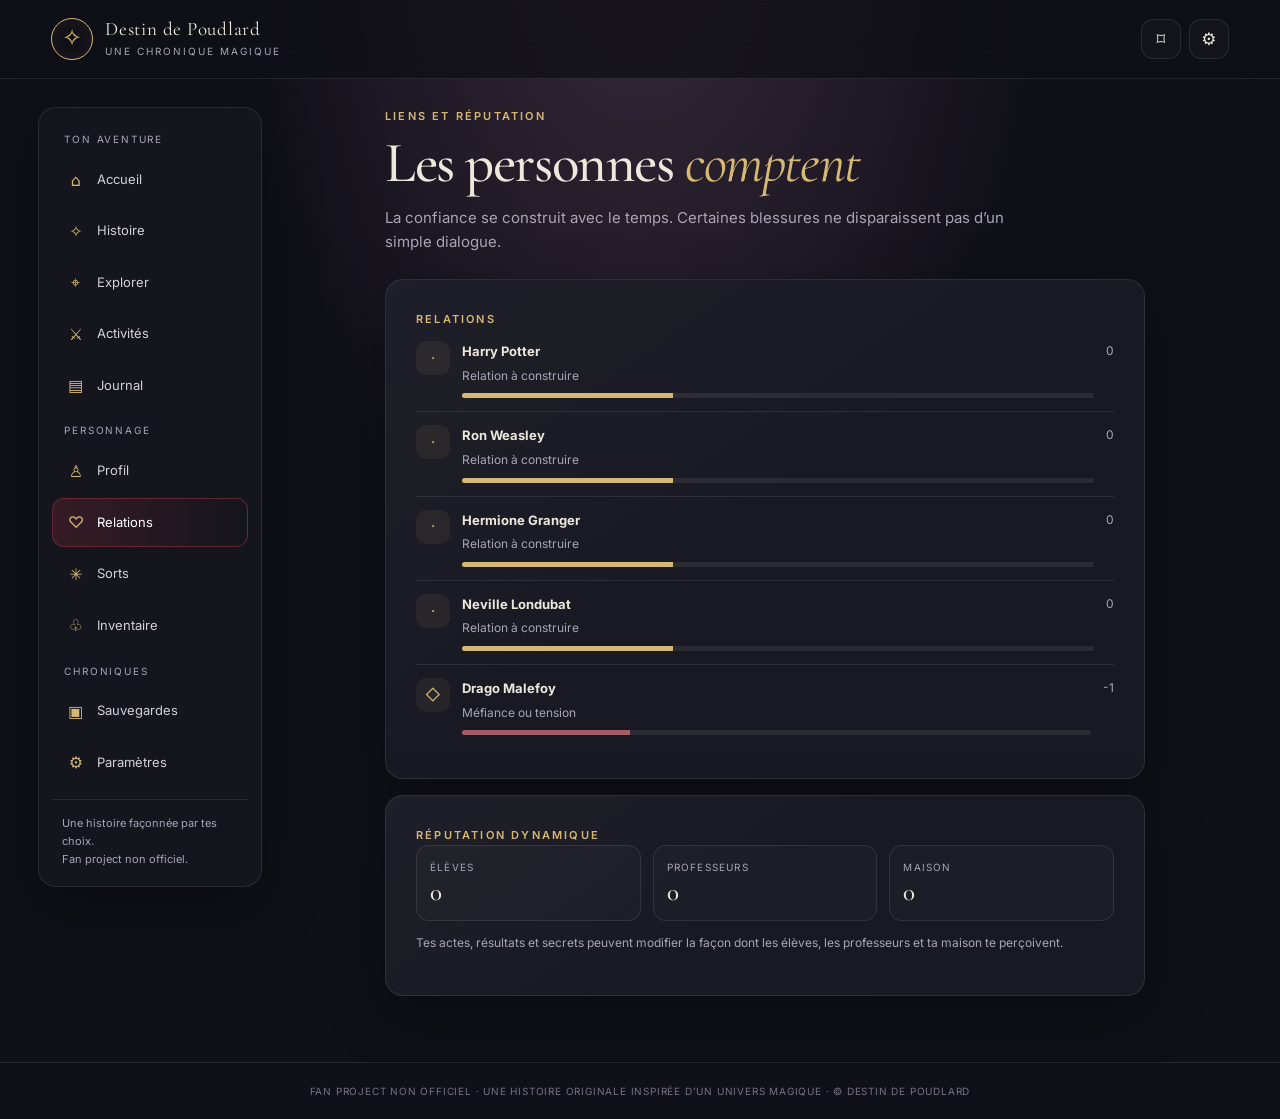
<file: relations.html>
<!doctype html>
<html lang="fr">
<head>
<meta charset="utf-8"><meta name="viewport" content="width=device-width, initial-scale=1">
<meta name="theme-color" content="#111018"><meta name="description" content="Harry Potter — Destin de Poudlard, RPG narratif interactif non officiel.">
<title>Relations — Destin de Poudlard</title><link rel="stylesheet" href="styles.css">
</head>
<body data-page="relations"><div class="shell" id="app">
<header class="topbar"><div class="brand" onclick="navigate('home')" role="button" tabindex="0" aria-label="Retour à l’accueil"><div class="sigil">✧</div><div><div class="brand-name">Destin de Poudlard</div><div class="brand-sub">Une chronique magique</div></div></div><div class="top-actions"><button class="iconbtn" title="Sauvegarder" aria-label="Sauvegarder" onclick="manualSave()">⌑</button><button class="iconbtn" title="Paramètres" aria-label="Paramètres" onclick="navigate('settings')">⚙</button></div></header>
<div class="layout"><aside class="sidebar" id="sidebar"><div class="navlabel">Ton aventure</div><button class="navbtn" data-page="home" onclick="navigate('home')"><span class="ico">⌂</span>Accueil</button><button class="navbtn" data-page="story" onclick="navigate('story')"><span class="ico">✧</span>Histoire</button><button class="navbtn" data-page="map" onclick="navigate('map')"><span class="ico">⌖</span>Explorer</button><button class="navbtn" data-page="activities" onclick="navigate('activities')"><span class="ico">⚔</span>Activités</button><button class="navbtn" data-page="journal" onclick="navigate('journal')"><span class="ico">▤</span>Journal</button><div class="navlabel">Personnage</div><button class="navbtn" data-page="profile" onclick="navigate('profile')"><span class="ico">♙</span>Profil</button><button class="navbtn" data-page="relations" onclick="navigate('relations')"><span class="ico">♡</span>Relations</button><button class="navbtn" data-page="spells" onclick="navigate('spells')"><span class="ico">✳</span>Sorts</button><button class="navbtn" data-page="inventory" onclick="navigate('inventory')"><span class="ico">♧</span>Inventaire</button><div class="navlabel">Chroniques</div><button class="navbtn" data-page="saves" onclick="navigate('saves')"><span class="ico">▣</span>Sauvegardes</button><button class="navbtn" data-page="settings" onclick="navigate('settings')"><span class="ico">⚙</span>Paramètres</button><div class="side-bottom">Une histoire façonnée par tes choix.<br>Fan project non officiel.</div></aside><main class="main" id="main" aria-live="polite"></main></div>
<footer class="footer">FAN PROJECT NON OFFICIEL · UNE HISTOIRE ORIGINALE INSPIRÉE D’UN UNIVERS MAGIQUE · © DESTIN DE POUDLARD</footer></div><div id="toast" class="toast" role="status"></div><div id="modalroot"></div>
<script src="app.js" defer></script></body></html>
</file>
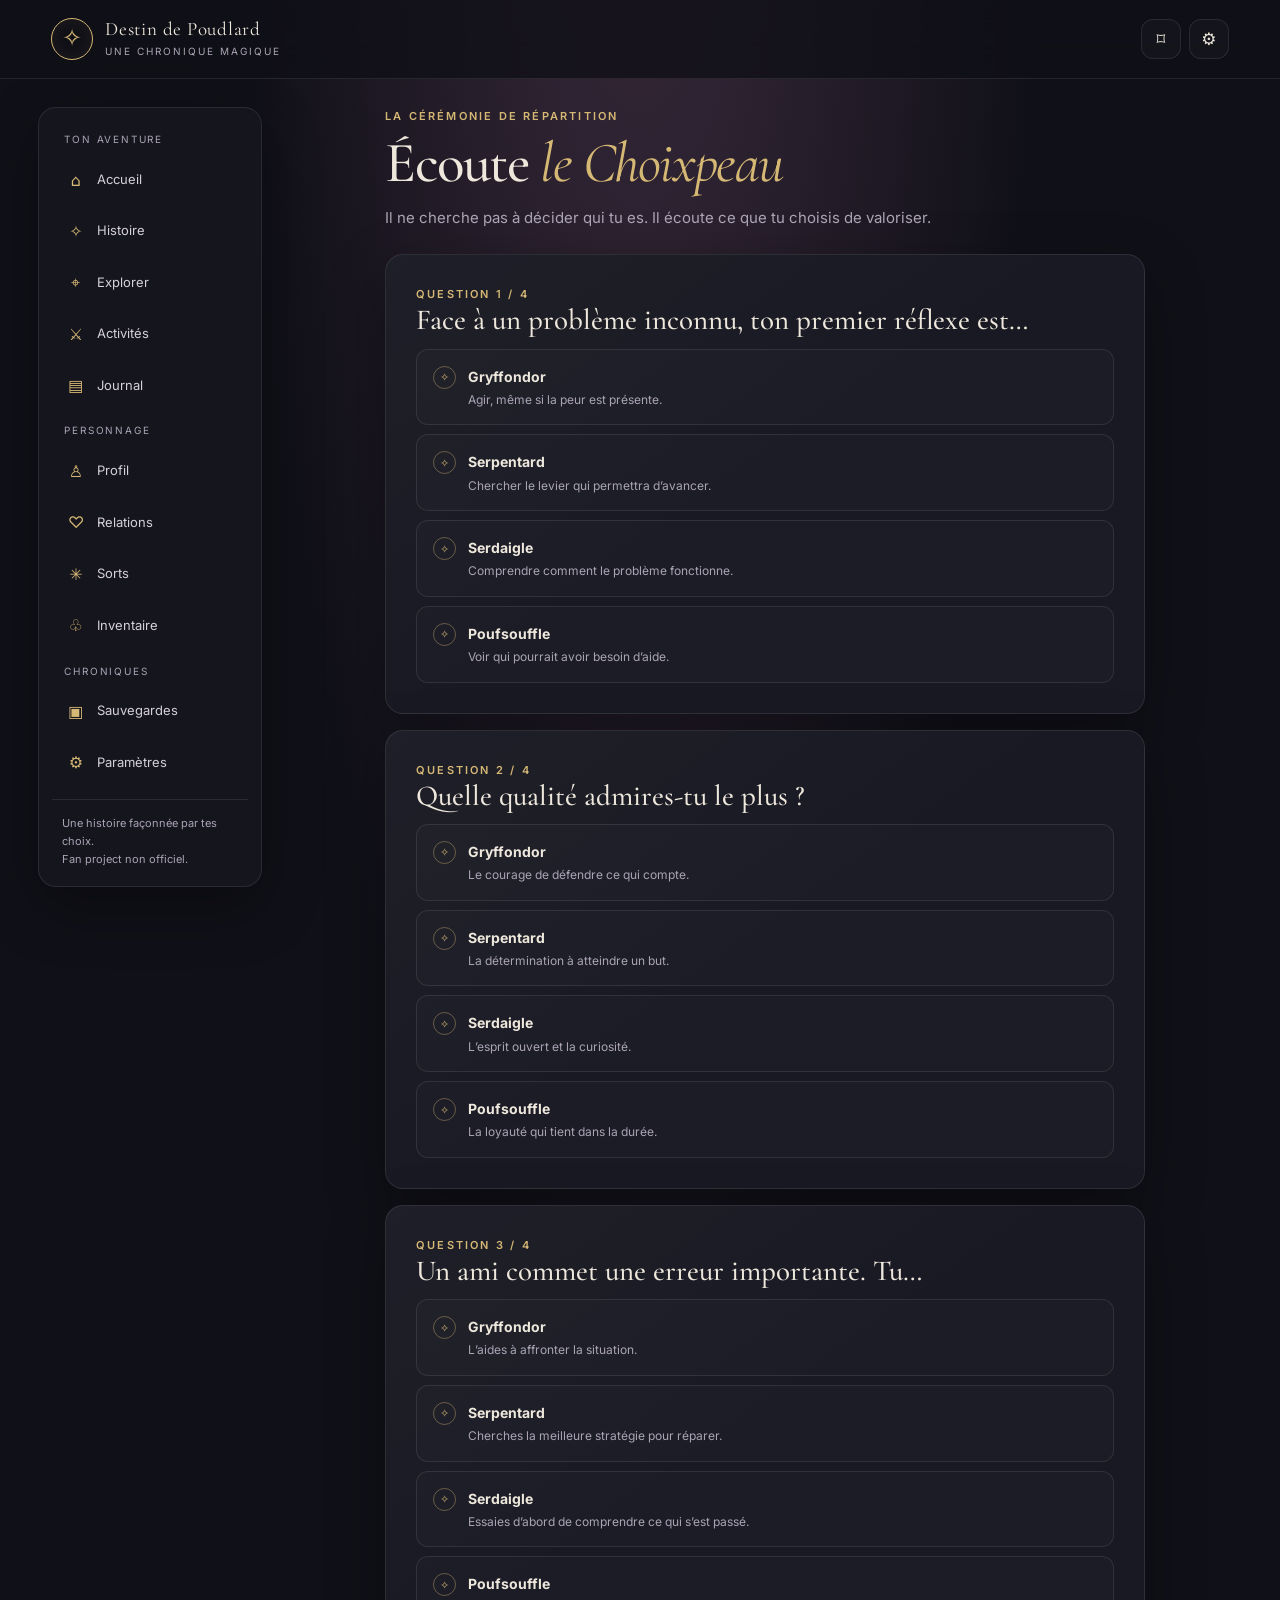
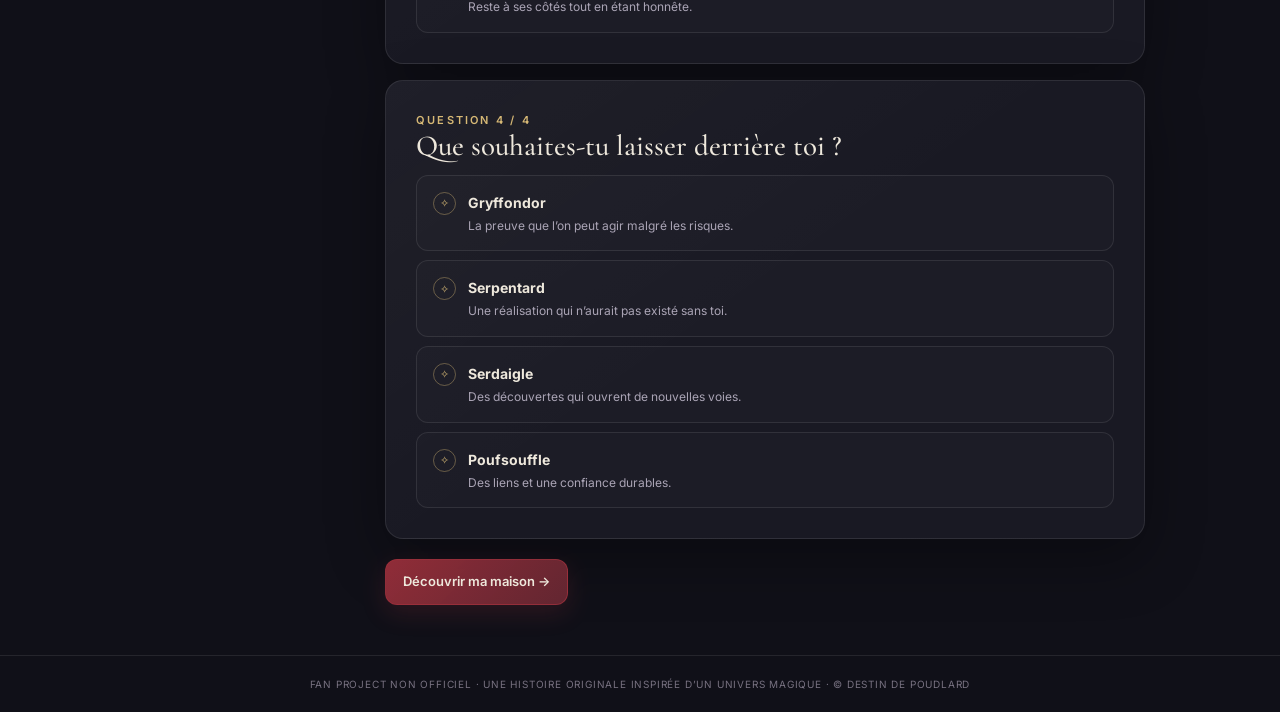
<file: repartition.html>
<!doctype html>
<html lang="fr">
<head>
<meta charset="utf-8"><meta name="viewport" content="width=device-width, initial-scale=1">
<meta name="theme-color" content="#111018"><meta name="description" content="Harry Potter — Destin de Poudlard, RPG narratif interactif non officiel.">
<title>Le Choixpeau — Destin de Poudlard</title><link rel="stylesheet" href="styles.css">
</head>
<body data-page="sorting"><div class="shell" id="app">
<header class="topbar"><div class="brand" onclick="navigate('home')" role="button" tabindex="0" aria-label="Retour à l’accueil"><div class="sigil">✧</div><div><div class="brand-name">Destin de Poudlard</div><div class="brand-sub">Une chronique magique</div></div></div><div class="top-actions"><button class="iconbtn" title="Sauvegarder" aria-label="Sauvegarder" onclick="manualSave()">⌑</button><button class="iconbtn" title="Paramètres" aria-label="Paramètres" onclick="navigate('settings')">⚙</button></div></header>
<div class="layout"><aside class="sidebar" id="sidebar"><div class="navlabel">Ton aventure</div><button class="navbtn" data-page="home" onclick="navigate('home')"><span class="ico">⌂</span>Accueil</button><button class="navbtn" data-page="story" onclick="navigate('story')"><span class="ico">✧</span>Histoire</button><button class="navbtn" data-page="map" onclick="navigate('map')"><span class="ico">⌖</span>Explorer</button><button class="navbtn" data-page="activities" onclick="navigate('activities')"><span class="ico">⚔</span>Activités</button><button class="navbtn" data-page="journal" onclick="navigate('journal')"><span class="ico">▤</span>Journal</button><div class="navlabel">Personnage</div><button class="navbtn" data-page="profile" onclick="navigate('profile')"><span class="ico">♙</span>Profil</button><button class="navbtn" data-page="relations" onclick="navigate('relations')"><span class="ico">♡</span>Relations</button><button class="navbtn" data-page="spells" onclick="navigate('spells')"><span class="ico">✳</span>Sorts</button><button class="navbtn" data-page="inventory" onclick="navigate('inventory')"><span class="ico">♧</span>Inventaire</button><div class="navlabel">Chroniques</div><button class="navbtn" data-page="saves" onclick="navigate('saves')"><span class="ico">▣</span>Sauvegardes</button><button class="navbtn" data-page="settings" onclick="navigate('settings')"><span class="ico">⚙</span>Paramètres</button><div class="side-bottom">Une histoire façonnée par tes choix.<br>Fan project non officiel.</div></aside><main class="main" id="main" aria-live="polite"></main></div>
<footer class="footer">FAN PROJECT NON OFFICIEL · UNE HISTOIRE ORIGINALE INSPIRÉE D’UN UNIVERS MAGIQUE · © DESTIN DE POUDLARD</footer></div><div id="toast" class="toast" role="status"></div><div id="modalroot"></div>
<script src="app.js" defer></script></body></html>
</file>
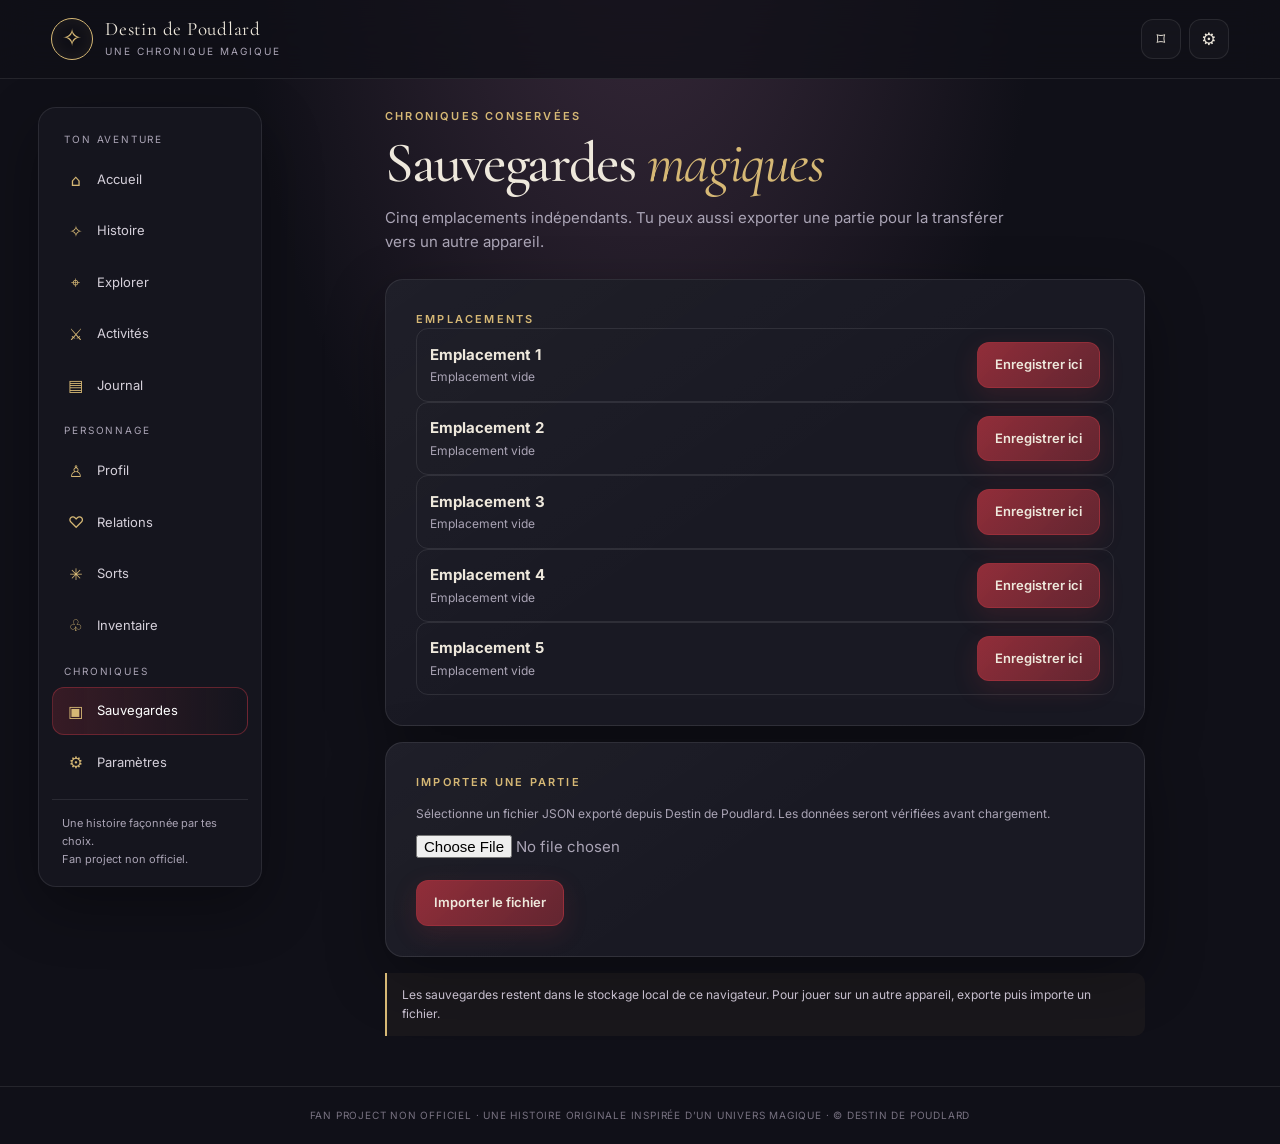
<file: sauvegardes.html>
<!doctype html>
<html lang="fr">
<head>
<meta charset="utf-8"><meta name="viewport" content="width=device-width, initial-scale=1">
<meta name="theme-color" content="#111018"><meta name="description" content="Harry Potter — Destin de Poudlard, RPG narratif interactif non officiel.">
<title>Sauvegardes — Destin de Poudlard</title><link rel="stylesheet" href="styles.css">
</head>
<body data-page="saves"><div class="shell" id="app">
<header class="topbar"><div class="brand" onclick="navigate('home')" role="button" tabindex="0" aria-label="Retour à l’accueil"><div class="sigil">✧</div><div><div class="brand-name">Destin de Poudlard</div><div class="brand-sub">Une chronique magique</div></div></div><div class="top-actions"><button class="iconbtn" title="Sauvegarder" aria-label="Sauvegarder" onclick="manualSave()">⌑</button><button class="iconbtn" title="Paramètres" aria-label="Paramètres" onclick="navigate('settings')">⚙</button></div></header>
<div class="layout"><aside class="sidebar" id="sidebar"><div class="navlabel">Ton aventure</div><button class="navbtn" data-page="home" onclick="navigate('home')"><span class="ico">⌂</span>Accueil</button><button class="navbtn" data-page="story" onclick="navigate('story')"><span class="ico">✧</span>Histoire</button><button class="navbtn" data-page="map" onclick="navigate('map')"><span class="ico">⌖</span>Explorer</button><button class="navbtn" data-page="activities" onclick="navigate('activities')"><span class="ico">⚔</span>Activités</button><button class="navbtn" data-page="journal" onclick="navigate('journal')"><span class="ico">▤</span>Journal</button><div class="navlabel">Personnage</div><button class="navbtn" data-page="profile" onclick="navigate('profile')"><span class="ico">♙</span>Profil</button><button class="navbtn" data-page="relations" onclick="navigate('relations')"><span class="ico">♡</span>Relations</button><button class="navbtn" data-page="spells" onclick="navigate('spells')"><span class="ico">✳</span>Sorts</button><button class="navbtn" data-page="inventory" onclick="navigate('inventory')"><span class="ico">♧</span>Inventaire</button><div class="navlabel">Chroniques</div><button class="navbtn" data-page="saves" onclick="navigate('saves')"><span class="ico">▣</span>Sauvegardes</button><button class="navbtn" data-page="settings" onclick="navigate('settings')"><span class="ico">⚙</span>Paramètres</button><div class="side-bottom">Une histoire façonnée par tes choix.<br>Fan project non officiel.</div></aside><main class="main" id="main" aria-live="polite"></main></div>
<footer class="footer">FAN PROJECT NON OFFICIEL · UNE HISTOIRE ORIGINALE INSPIRÉE D’UN UNIVERS MAGIQUE · © DESTIN DE POUDLARD</footer></div><div id="toast" class="toast" role="status"></div><div id="modalroot"></div>
<script src="app.js" defer></script></body></html>
</file>
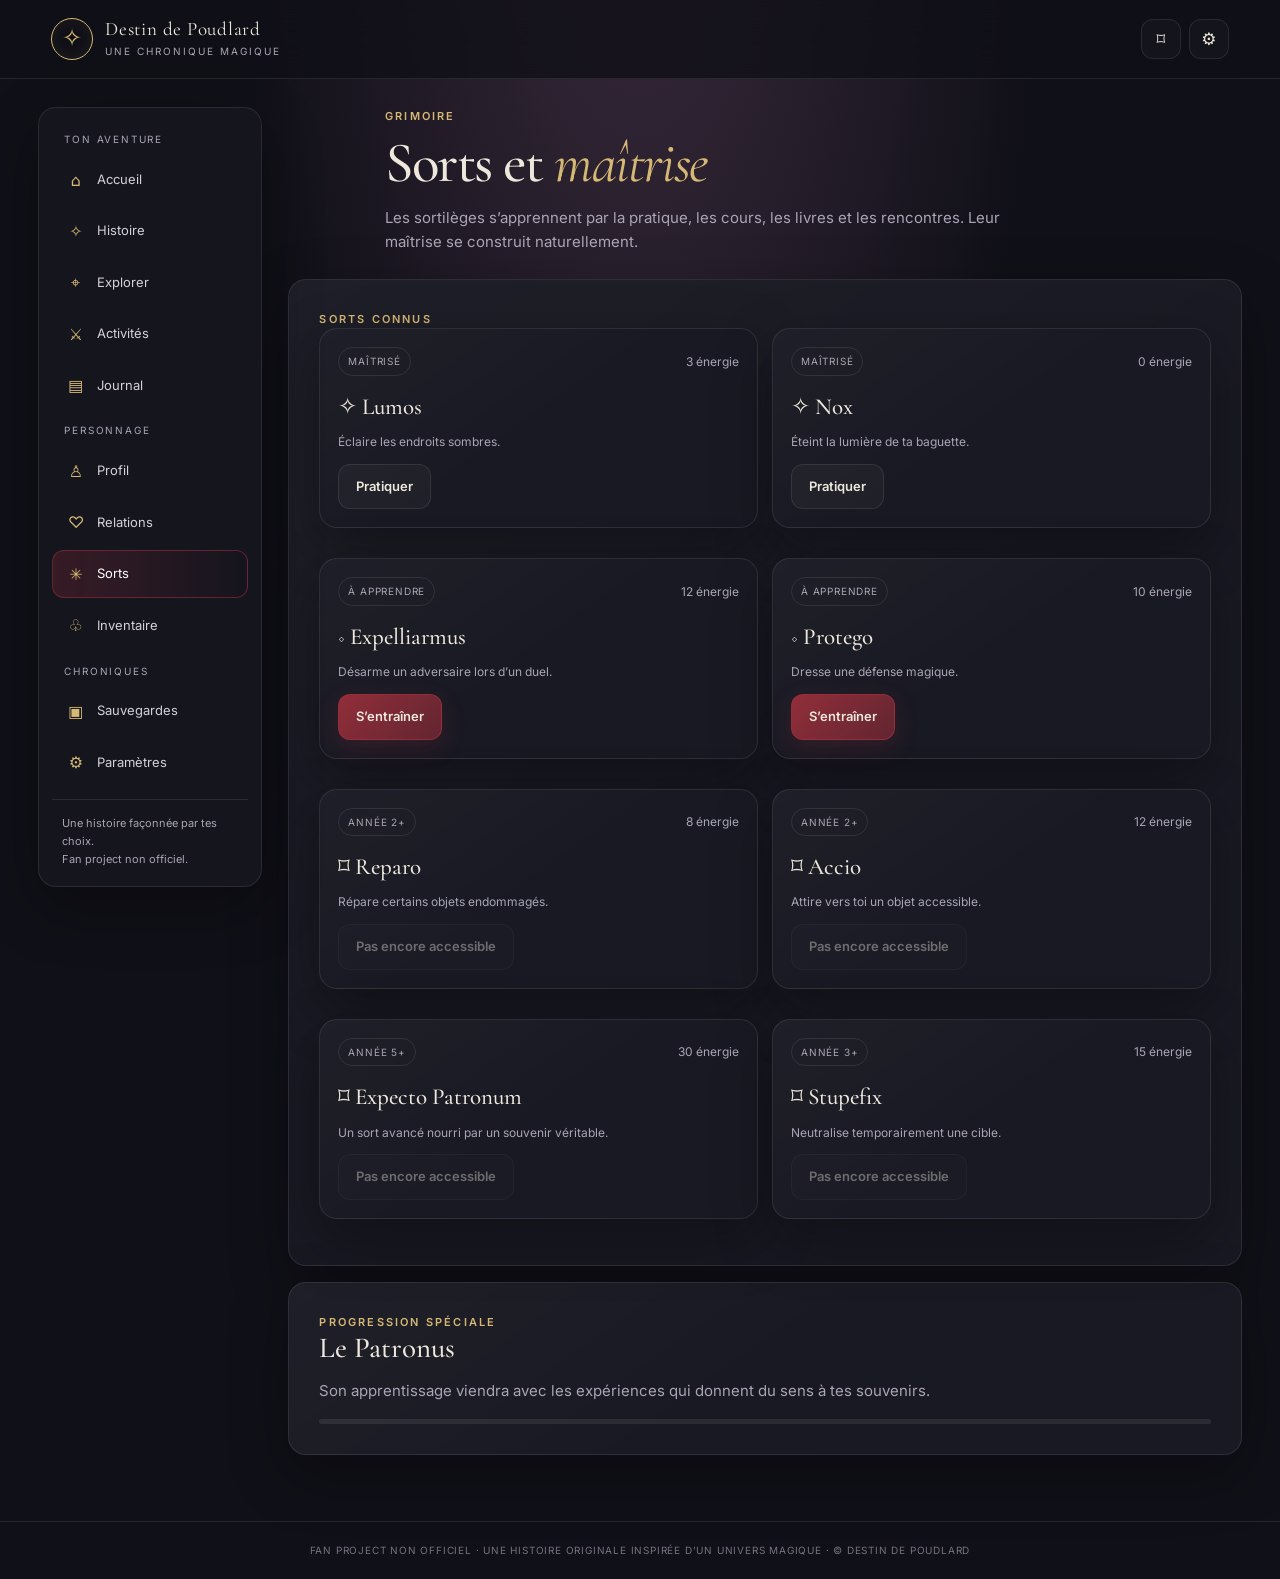
<file: sorts.html>
<!doctype html>
<html lang="fr">
<head>
<meta charset="utf-8"><meta name="viewport" content="width=device-width, initial-scale=1">
<meta name="theme-color" content="#111018"><meta name="description" content="Harry Potter — Destin de Poudlard, RPG narratif interactif non officiel.">
<title>Sorts — Destin de Poudlard</title><link rel="stylesheet" href="styles.css">
</head>
<body data-page="spells"><div class="shell" id="app">
<header class="topbar"><div class="brand" onclick="navigate('home')" role="button" tabindex="0" aria-label="Retour à l’accueil"><div class="sigil">✧</div><div><div class="brand-name">Destin de Poudlard</div><div class="brand-sub">Une chronique magique</div></div></div><div class="top-actions"><button class="iconbtn" title="Sauvegarder" aria-label="Sauvegarder" onclick="manualSave()">⌑</button><button class="iconbtn" title="Paramètres" aria-label="Paramètres" onclick="navigate('settings')">⚙</button></div></header>
<div class="layout"><aside class="sidebar" id="sidebar"><div class="navlabel">Ton aventure</div><button class="navbtn" data-page="home" onclick="navigate('home')"><span class="ico">⌂</span>Accueil</button><button class="navbtn" data-page="story" onclick="navigate('story')"><span class="ico">✧</span>Histoire</button><button class="navbtn" data-page="map" onclick="navigate('map')"><span class="ico">⌖</span>Explorer</button><button class="navbtn" data-page="activities" onclick="navigate('activities')"><span class="ico">⚔</span>Activités</button><button class="navbtn" data-page="journal" onclick="navigate('journal')"><span class="ico">▤</span>Journal</button><div class="navlabel">Personnage</div><button class="navbtn" data-page="profile" onclick="navigate('profile')"><span class="ico">♙</span>Profil</button><button class="navbtn" data-page="relations" onclick="navigate('relations')"><span class="ico">♡</span>Relations</button><button class="navbtn" data-page="spells" onclick="navigate('spells')"><span class="ico">✳</span>Sorts</button><button class="navbtn" data-page="inventory" onclick="navigate('inventory')"><span class="ico">♧</span>Inventaire</button><div class="navlabel">Chroniques</div><button class="navbtn" data-page="saves" onclick="navigate('saves')"><span class="ico">▣</span>Sauvegardes</button><button class="navbtn" data-page="settings" onclick="navigate('settings')"><span class="ico">⚙</span>Paramètres</button><div class="side-bottom">Une histoire façonnée par tes choix.<br>Fan project non officiel.</div></aside><main class="main" id="main" aria-live="polite"></main></div>
<footer class="footer">FAN PROJECT NON OFFICIEL · UNE HISTOIRE ORIGINALE INSPIRÉE D’UN UNIVERS MAGIQUE · © DESTIN DE POUDLARD</footer></div><div id="toast" class="toast" role="status"></div><div id="modalroot"></div>
<script src="app.js" defer></script></body></html>
</file>
<file: styles.css>
@import url('https://fonts.googleapis.com/css2?family=Cormorant+Garamond:wght@400;500;600;700&family=Inter:wght@400;500;600;700&display=swap');
:root{--bg:#101018;--panel:#191923;--panel2:#20202c;--ink:#eee8dc;--muted:#aaa4b5;--gold:#d6b875;--accent:#9f303c;--accent2:#e0b95c;--line:#ffffff17;--serif:'Cormorant Garamond',Georgia,serif;--sans:Inter,system-ui,sans-serif;--reading:760px;--fontScale:1;--glow:#b48a4b;--shadow:0 20px 60px #0005}
*{box-sizing:border-box}html{scroll-behavior:smooth}body{margin:0;background:radial-gradient(ellipse at 50% -15%,#3b2b3d 0,transparent 45%),var(--bg);color:var(--ink);font-family:var(--sans);font-size:calc(15px * var(--fontScale));line-height:1.65;min-height:100vh}body:before{content:"";position:fixed;inset:0;pointer-events:none;opacity:.16;background-image:linear-gradient(90deg,transparent 49.8%,#fff 50%,transparent 50.2%),linear-gradient(transparent 49.8%,#fff 50%,transparent 50.2%);background-size:90px 90px;mask-image:linear-gradient(to bottom,#000,transparent 75%)}button,input,select,textarea{font:inherit}button{cursor:pointer}button:focus-visible,input:focus-visible,select:focus-visible,textarea:focus-visible{outline:2px solid var(--gold);outline-offset:3px}button:disabled{opacity:.4;cursor:not-allowed}.shell{min-height:100vh;display:flex;flex-direction:column;position:relative}.topbar{display:flex;align-items:center;justify-content:space-between;padding:18px clamp(16px,4vw,54px);border-bottom:1px solid var(--line);background:#101018c9;backdrop-filter:blur(18px);position:sticky;top:0;z-index:20}.brand{display:flex;align-items:center;gap:12px;min-width:0}.sigil{height:42px;width:42px;display:grid;place-items:center;border:1px solid var(--gold);border-radius:50%;color:var(--gold);font-family:var(--serif);font-size:24px;box-shadow:inset 0 0 18px #d6b87515}.brand-name{font-family:var(--serif);font-size:19px;letter-spacing:.04em;line-height:1.05}.brand-sub{font-size:10px;text-transform:uppercase;letter-spacing:.2em;color:var(--muted);margin-top:4px}.top-actions{display:flex;gap:8px;align-items:center}.iconbtn,.navbtn,.btn,.choice,.tile,.tabbtn{border:1px solid var(--line);color:var(--ink);background:#ffffff06;border-radius:12px;transition:.2s ease}.iconbtn{width:40px;height:40px;display:grid;place-items:center;font-size:17px}.iconbtn:hover,.navbtn:hover,.tile:hover{border-color:#d6b87588;background:#d6b8750d}.layout{width:100%;max-width:1500px;margin:0 auto;padding:28px clamp(14px,3vw,42px) 50px;display:grid;grid-template-columns:224px minmax(0,1fr);gap:26px;flex:1}.sidebar{align-self:start;position:sticky;top:88px;border:1px solid var(--line);background:#171720d9;border-radius:18px;padding:13px;box-shadow:var(--shadow)}.navlabel{font-size:10px;letter-spacing:.18em;text-transform:uppercase;color:var(--muted);padding:10px 12px 5px}.navbtn{display:flex;width:100%;align-items:center;gap:11px;text-align:left;padding:10px 12px;margin:3px 0;background:transparent;border-color:transparent;color:#d5d0da;font-size:13px}.navbtn .ico{width:21px;text-align:center;color:var(--gold);font-size:16px}.navbtn.active{background:linear-gradient(90deg,color-mix(in srgb,var(--accent) 25%,transparent),transparent);border-color:color-mix(in srgb,var(--accent) 55%,transparent);color:white}.side-bottom{border-top:1px solid var(--line);margin-top:12px;padding:14px 10px 5px;color:var(--muted);font-size:11px}.main{min-width:0;max-width:100%;animation:rise .45s ease}.content{max-width:var(--reading);margin:0 auto}.wide{max-width:1100px}.eyebrow{font-size:11px;letter-spacing:.2em;text-transform:uppercase;color:var(--gold);font-weight:600}.title{font:500 clamp(34px,5vw,57px)/.99 var(--serif);letter-spacing:-.025em;margin:10px 0 14px}.title em{font-weight:400;color:var(--gold)}.subtitle{color:var(--muted);max-width:650px;margin:0 0 24px}.ornament{display:flex;align-items:center;gap:14px;color:var(--gold);font-size:12px;margin:22px 0}.ornament:before,.ornament:after{content:"";height:1px;background:linear-gradient(90deg,transparent,#d6b87566);flex:1}.ornament:after{transform:scaleX(-1)}.card{border:1px solid var(--line);background:linear-gradient(145deg,#ffffff07,transparent 50%),var(--panel);border-radius:18px;padding:clamp(18px,3vw,30px);box-shadow:var(--shadow);margin-bottom:16px}.card.slim{padding:18px}.card h2,.card h3{font-family:var(--serif);font-weight:500;line-height:1.15;margin:0 0 12px}.card h2{font-size:29px}.card h3{font-size:23px}.muted{color:var(--muted)}.small{font-size:12px}.divider{height:1px;background:var(--line);margin:20px 0}.btn{display:inline-flex;align-items:center;justify-content:center;gap:8px;padding:11px 17px;font-weight:600;font-size:13px;background:#ffffff08}.btn.primary{background:linear-gradient(135deg,color-mix(in srgb,var(--accent) 90%,#fff 0%),color-mix(in srgb,var(--accent) 55%,#191923));border-color:color-mix(in srgb,var(--accent) 75%,#fff 0%);box-shadow:0 8px 24px color-mix(in srgb,var(--accent) 20%,transparent)}.btn.gold{color:#17131a;background:var(--gold);border-color:var(--gold)}.btn:hover{transform:translateY(-1px);filter:brightness(1.08)}.btnrow{display:flex;flex-wrap:wrap;gap:9px;margin-top:20px}.hero{min-height:350px;display:flex;flex-direction:column;justify-content:center;text-align:center;align-items:center;padding:48px 20px;position:relative;overflow:hidden;background:radial-gradient(ellipse at 50% 30%,color-mix(in srgb,var(--accent) 22%,transparent),transparent 65%),linear-gradient(145deg,#191923,#111018 75%);border:1px solid #d6b87535;border-radius:24px;box-shadow:var(--shadow)}.hero:before{content:"✧";font-size:160px;position:absolute;color:#d6b8750c;top:-54px;left:calc(50% - 80px)}.hero>*{position:relative}.hero .title{max-width:750px}.hero .subtitle{max-width:560px}.houses{display:grid;grid-template-columns:repeat(4,minmax(0,1fr));gap:10px;margin-top:16px}.house{padding:17px 10px;border-radius:15px;border:1px solid var(--line);text-align:center;background:#ffffff04}.house .crest{font-size:27px;color:var(--house);font-family:var(--serif)}.house strong{display:block;font:600 16px var(--serif);margin-top:5px}.house small{font-size:10px;color:var(--muted)}.grid2{display:grid;grid-template-columns:repeat(2,minmax(0,1fr));gap:14px}.grid3{display:grid;grid-template-columns:repeat(3,minmax(0,1fr));gap:12px}.statrow{display:grid;grid-template-columns:repeat(4,minmax(0,1fr));gap:10px;margin:14px 0}.stat{border:1px solid var(--line);background:#ffffff05;border-radius:13px;padding:13px}.stat .label{font-size:10px;text-transform:uppercase;letter-spacing:.12em;color:var(--muted)}.stat strong{display:block;font:500 25px var(--serif);margin-top:2px}.progress{height:5px;border-radius:8px;background:#ffffff14;overflow:hidden;margin-top:8px}.progress span{height:100%;display:block;background:var(--gold);transition:width .3s}.field{margin:0 0 15px}.field label{display:block;font-size:12px;color:#d6d0dd;margin-bottom:6px}.field input,.field select,.field textarea{width:100%;padding:12px 13px;border:1px solid var(--line);border-radius:10px;background:#101018;color:var(--ink)}.field textarea{resize:vertical;min-height:82px}.field input::placeholder,.field textarea::placeholder{color:#716c7b}.formgrid{display:grid;grid-template-columns:repeat(2,minmax(0,1fr));gap:0 14px}.choice-list{display:grid;gap:9px}.choice{display:flex;align-items:flex-start;gap:12px;text-align:left;padding:15px 16px;width:100%;background:#ffffff04}.choice:hover{border-color:#d6b87588;background:#d6b8750a}.choice .choice-mark{height:23px;min-width:23px;border:1px solid #d6b87566;border-radius:50%;display:grid;place-items:center;color:var(--gold);font-size:11px;margin-top:1px}.choice strong{display:block;font-size:14px;margin-bottom:3px}.choice small{display:block;color:var(--muted);font-size:12px;line-height:1.55}.story-copy{font:400 19px/1.85 var(--serif);white-space:pre-line;color:#e7dfd2}.story-copy p{margin:0 0 18px}.scene-top{display:flex;justify-content:space-between;gap:12px;align-items:center;margin-bottom:18px}.pill{border:1px solid var(--line);padding:5px 9px;border-radius:99px;color:var(--muted);font-size:10px;letter-spacing:.08em;text-transform:uppercase}.chapter-title{font:500 34px/1.05 var(--serif);margin:4px 0 16px}.story-footer{display:flex;justify-content:space-between;align-items:center;gap:12px;margin-top:22px}.mapgrid{display:grid;grid-template-columns:repeat(3,minmax(0,1fr));gap:10px}.tile{text-align:left;padding:15px;min-height:110px;background:#ffffff04}.tile .tileicon{font-size:24px;color:var(--gold)}.tile strong{display:block;font:500 20px var(--serif);margin:4px 0}.tile small{color:var(--muted);font-size:11px}.tile.locked{opacity:.45;cursor:not-allowed}.listrow{display:flex;align-items:flex-start;gap:12px;padding:13px 0;border-bottom:1px solid var(--line)}.listrow:last-child{border-bottom:0}.listicon{width:34px;height:34px;border-radius:10px;display:grid;place-items:center;background:#d6b87512;color:var(--gold);flex-shrink:0}.listrow strong{display:block;font-size:13px}.listrow p{margin:3px 0 0;color:var(--muted);font-size:12px}.tag{display:inline-block;border:1px solid var(--line);border-radius:99px;padding:3px 8px;font-size:10px;color:var(--gold);margin:3px 3px 0 0}.toast{position:fixed;bottom:22px;left:50%;transform:translate(-50%,20px);opacity:0;pointer-events:none;background:#282534;border:1px solid #d6b87566;padding:11px 16px;border-radius:12px;box-shadow:var(--shadow);font-size:13px;z-index:100;transition:.25s}.toast.show{opacity:1;transform:translate(-50%,0)}.modal-backdrop{position:fixed;inset:0;background:#050509c9;backdrop-filter:blur(8px);z-index:60;display:grid;place-items:center;padding:18px}.modal{width:min(620px,100%);max-height:90vh;overflow:auto;border:1px solid #d6b8754a;border-radius:20px;background:#191923;padding:25px;box-shadow:var(--shadow)}.modalhead{display:flex;justify-content:space-between;gap:10px;align-items:start}.close{border:0;background:transparent;color:var(--muted);font-size:22px}.empty{text-align:center;padding:42px 20px}.empty .big{font-size:42px;color:var(--gold)}.footer{text-align:center;color:#777180;font-size:10px;letter-spacing:.08em;padding:20px;border-top:1px solid var(--line)}.mobile-menu{display:none}.notice{border-left:2px solid var(--gold);padding:12px 15px;background:#d6b8750b;color:#c7bfce;font-size:12px;border-radius:0 10px 10px 0}.hidden{display:none!important}.chapter-list{display:grid;gap:9px}.chapter-item{display:flex;justify-content:space-between;align-items:center;gap:12px;padding:13px;border:1px solid var(--line);border-radius:12px}.chapter-item.current{border-color:color-mix(in srgb,var(--accent) 80%,#fff);background:color-mix(in srgb,var(--accent) 10%,transparent)}
@keyframes rise{from{opacity:0;transform:translateY(7px)}to{opacity:1;transform:translateY(0)}}@media(max-width:850px){.layout{grid-template-columns:1fr;padding-top:16px}.sidebar{position:fixed;top:auto;bottom:8px;left:8px;right:8px;z-index:30;display:flex;overflow:auto;padding:6px;border-radius:16px;gap:3px;box-shadow:0 8px 40px #000b}.navlabel,.side-bottom{display:none}.navbtn{width:auto;min-width:62px;flex:1;flex-direction:column;justify-content:center;gap:1px;text-align:center;padding:7px 5px;margin:0;font-size:9px;white-space:nowrap}.navbtn .ico{font-size:17px}.layout{padding-bottom:105px}.topbar{padding:12px 15px}.brand-name{font-size:16px}.brand-sub{font-size:8px}.houses{grid-template-columns:repeat(2,minmax(0,1fr))}.mapgrid{grid-template-columns:repeat(2,minmax(0,1fr))}.grid3{grid-template-columns:repeat(2,minmax(0,1fr))}.statrow{grid-template-columns:repeat(2,minmax(0,1fr))}.mobile-menu{display:block}.top-actions .save-label{display:none}}
@media(max-width:520px){.title{font-size:39px}.hero{min-height:310px;padding:35px 15px}.grid2,.formgrid{grid-template-columns:1fr}.mapgrid{grid-template-columns:1fr 1fr}.card{padding:18px}.story-copy{font-size:18px}.scene-top{align-items:flex-start;flex-direction:column}.chapter-title{font-size:29px}.story-footer{align-items:stretch;flex-direction:column}.story-footer .btn{width:100%}.brand-sub{letter-spacing:.12em}.top-actions{gap:5px}.iconbtn{width:36px;height:36px}}
@media(prefers-reduced-motion:reduce){*,*:before,*:after{animation:none!important;transition:none!important;scroll-behavior:auto!important}}

/* Architecture multipage — ajustements d'ergonomie */
.topbar .brand{cursor:pointer}
.navbtn{cursor:pointer}
.navbtn:focus-visible,.btn:focus-visible,.choice:focus-visible,.tile:focus-visible{outline:2px solid var(--gold);outline-offset:3px}
@media(max-width:850px){.layout{grid-template-columns:1fr}.sidebar{position:relative;top:auto;display:flex;gap:5px;overflow-x:auto;white-space:nowrap;padding:8px;border-radius:13px;scrollbar-width:thin}.sidebar .navlabel,.sidebar .side-bottom{display:none}.sidebar .navbtn{display:inline-flex;flex:0 0 auto;width:auto;margin:0;padding:9px 11px}.sidebar .navbtn .ico{width:auto}.main{min-width:0}}
@media(max-width:520px){.sidebar .navbtn{font-size:12px;padding:8px 9px}.sidebar .navbtn .ico{display:none}.statrow{grid-template-columns:repeat(2,minmax(0,1fr))}.houses{grid-template-columns:repeat(2,minmax(0,1fr))}.mapgrid{grid-template-columns:repeat(2,minmax(0,1fr))}.grid3{grid-template-columns:repeat(2,minmax(0,1fr))}.story-copy{font-size:18px}.topbar{padding:12px 14px}.brand-name{font-size:17px}}
</file>
